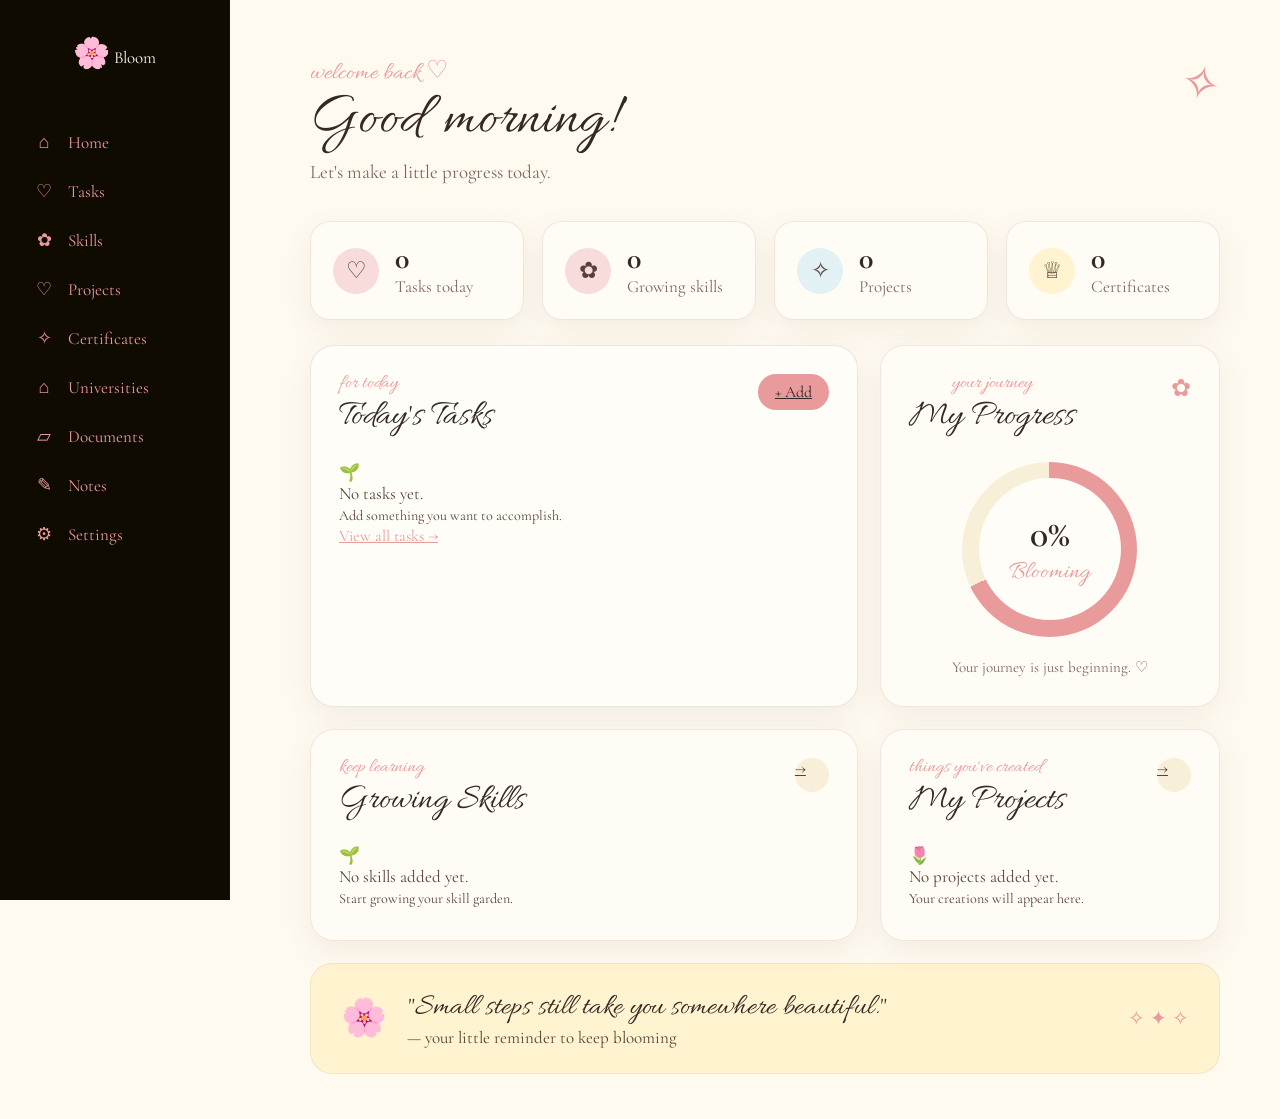
<file: index.html>
<!DOCTYPE html>
<html lang="en">

<head>

    <meta charset="UTF-8">
    <meta name="viewport" content="width=device-width, initial-scale=1.0">

    <title>Bloom</title>

    <!-- Google Fonts -->
    <link rel="preconnect" href="https://fonts.googleapis.com">
    <link rel="preconnect" href="https://fonts.gstatic.com" crossorigin>

    <link
        href="https://fonts.googleapis.com/css2?family=Allura&family=Cormorant+Garamond:wght@400;500;600;700&display=swap"
        rel="stylesheet">

    <!-- Bloom CSS -->
    <link rel="stylesheet" href="style.css">

</head>


<body class="bloom-app">

<div class="app">

    <aside class="sidebar">

        <div class="brand">

            <span class="brand-flower">🌸</span>

            <span class="brand-name">
                Bloom
            </span>

        </div>

       <nav class="sidebar-nav">

    <a href="index.html" class="nav-item">
        <span class="nav-icon">⌂</span>
        <span>Home</span>
    </a>

    <a href="tasks.html" class="nav-item">
        <span class="nav-icon">♡</span>
        <span>Tasks</span>
    </a>

    <a href="skills.html" class="nav-item">
        <span class="nav-icon">✿</span>
        <span>Skills</span>
    </a>

    <a href="projects.html" class="nav-item">
        <span class="nav-icon">♡</span>
        <span>Projects</span>
    </a>

    <a href="certificates.html" class="nav-item">
        <span class="nav-icon">✧</span>
        <span>Certificates</span>
    </a>

    <a href="universities.html" class="nav-item">
        <span class="nav-icon">⌂</span>
        <span>Universities</span>
    </a>

    <a href="documents.html" class="nav-item">
        <span class="nav-icon">▱</span>
        <span>Documents</span>
    </a>

    <a href="notes.html" class="nav-item">
        <span class="nav-icon">✎</span>
        <span>Notes</span>
    </a>

    <a href="settings.html" class="nav-item">
        <span class="nav-icon">⚙</span>
        <span>Settings</span>
    </a>

</nav>

    </aside>




    <!-- ================= MAIN CONTENT ================= -->

    <main class="main-content">


        <!-- HEADER -->

        <header class="top-header">

            <div>

                <p class="eyebrow">
                    welcome back ♡
                </p>

                <h2>
                    Good morning!
                </h2>

                <p class="intro">
                    Let's make a little progress today.
                </p>

            </div>

            <div class="header-decoration">
                ✧
            </div>

        </header>



        <!-- ================= STAT CARDS ================= -->

        <section class="stats">


            <div class="stat-card">

                <div class="stat-symbol">
                    ♡
                </div>

                <div>

                    <h3 id="homeTaskCount">
                        0
                    </h3>

                    <p>
                        Tasks today
                    </p>

                </div>

            </div>



            <div class="stat-card pink">

                <div class="stat-symbol">
                    ✿
                </div>

                <div>

                    <h3 id="homeSkillCount">
                        0
                    </h3>

                    <p>
                        Growing skills
                    </p>

                </div>

            </div>



            <div class="stat-card blue">

                <div class="stat-symbol">
                    ✧
                </div>

                <div>

                    <h3 id="homeProjectCount">
                        0
                    </h3>

                    <p>
                        Projects
                    </p>

                </div>

            </div>



            <div class="stat-card yellow">

                <div class="stat-symbol">
                    ♕
                </div>

                <div>

                    <h3 id="homeCertificateCount">
                        0
                    </h3>

                    <p>
                        Certificates
                    </p>

                </div>

            </div>

        </section>



        <!-- ================= DASHBOARD GRID ================= -->

        <section class="dashboard-grid">


            <!-- ================= TODAY'S TASKS ================= -->

            <div class="card tasks-card">

                <div class="card-header">

                    <div>

                        <p class="card-small-title">
                            for today
                        </p>

                        <h3>
                            Today's Tasks
                        </h3>

                    </div>

                    <a href="tasks.html" class="add-button">
                        + Add
                    </a>

                </div>


                <div
                    id="homeTasks"
                    class="task-list"
                >

                    <div class="home-empty-state">

                        <span>🌱</span>

                        <p>
                            No tasks yet.
                        </p>

                        <small>
                            Add something you want to accomplish.
                        </small>

                    </div>

                </div>


                <a
                    href="tasks.html"
                    class="view-all"
                >
                    View all tasks →
                </a>

            </div>



            <!-- ================= PROGRESS ================= -->

            <div class="card progress-card">

                <div class="card-header">

                    <div>

                        <p class="card-small-title">
                            your journey
                        </p>

                        <h3>
                            My Progress
                        </h3>

                    </div>

                    <span class="flower-decoration">
                        ✿
                    </span>

                </div>


                <div class="progress-wrapper">

                    <div class="progress-circle">

                        <div class="progress-inner">

                            <strong id="homeProgress">
                                0%
                            </strong>

                            <span>
                                Blooming
                            </span>

                        </div>

                    </div>

                </div>


                <p
                    class="progress-message"
                    id="homeProgressMessage"
                >
                    Your journey is just beginning. ♡
                </p>

            </div>



            <!-- ================= SKILLS ================= -->

            <div class="card skills-card">

                <div class="card-header">

                    <div>

                        <p class="card-small-title">
                            keep learning
                        </p>

                        <h3>
                            Growing Skills
                        </h3>

                    </div>

                    <a
                        href="skills.html"
                        class="small-arrow"
                    >
                        →
                    </a>

                </div>


                <div
                    id="homeSkills"
                    class="home-list"
                >

                    <div class="home-empty-state">

                        <span>🌱</span>

                        <p>
                            No skills added yet.
                        </p>

                        <small>
                            Start growing your skill garden.
                        </small>

                    </div>

                </div>

            </div>



            <!-- ================= PROJECTS ================= -->

            <div class="card projects-card">

                <div class="card-header">

                    <div>

                        <p class="card-small-title">
                            things you've created
                        </p>

                        <h3>
                            My Projects
                        </h3>

                    </div>

                    <a
                        href="projects.html"
                        class="small-arrow"
                    >
                        →
                    </a>

                </div>


                <div
                    id="homeProjects"
                    class="project-list"
                >

                    <div class="home-empty-state">

                        <span>🌷</span>

                        <p>
                            No projects added yet.
                        </p>

                        <small>
                            Your creations will appear here.
                        </small>

                    </div>

                </div>

            </div>

        </section>



        <!-- ================= MOTIVATION ================= -->

        <section class="quote-card">

            <div class="quote-flower">
                🌸
            </div>

            <div>

                <p class="quote">
                    "Small steps still take you somewhere beautiful."
                </p>

                <span>
                    — your little reminder to keep blooming
                </span>

            </div>

            <div class="quote-stars">
                ✧ ✦ ✧
            </div>

        </section>


    </main>

</div>


<script src="script.js"></script>

</body>

</html>
</file>
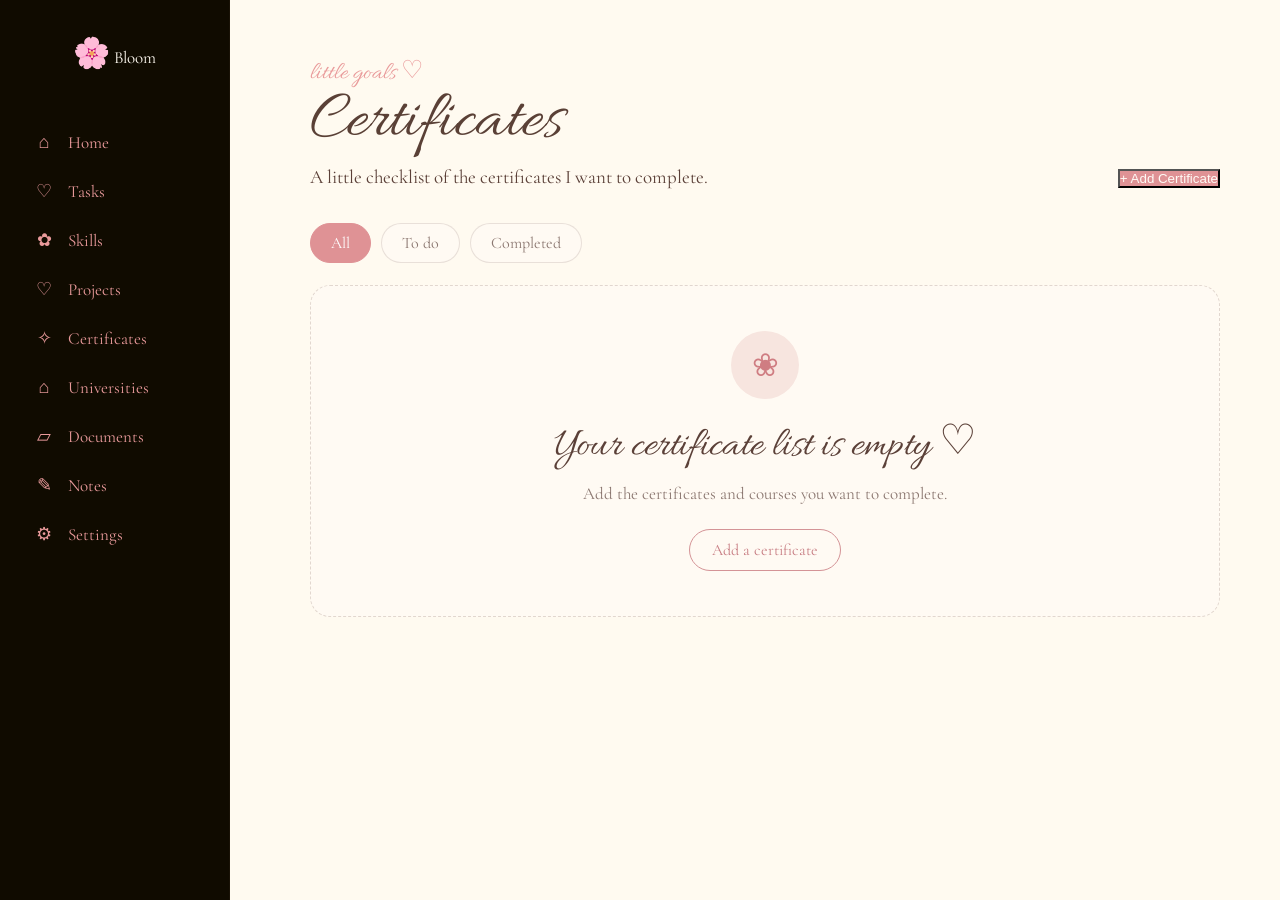
<file: certificates.html>
<!DOCTYPE html>
<html lang="en">

<head>

    <meta charset="UTF-8">

    <meta name="viewport" content="width=device-width, initial-scale=1.0">

    <title>Certificates ♡ Bloom</title>

    <link rel="preconnect" href="https://fonts.googleapis.com">

    <link rel="preconnect" href="https://fonts.gstatic.com" crossorigin>

    <link
        href="https://fonts.googleapis.com/css2?family=Allura&family=Cormorant+Garamond:wght@400;500;600;700&display=swap"
        rel="stylesheet"
    >

    <link rel="stylesheet" href="style.css">


    <style>

        /* =====================================
           CERTIFICATE PAGE
        ===================================== */

        .certificate-filters {
            display: flex;
            gap: 10px;
            margin-top: 28px;
            margin-bottom: 22px;
        }

        .certificate-filter {
            border: 1px solid rgba(111, 77, 67, 0.15);
            background: #fffaf3;
            color: #8b7770;

            padding: 9px 20px;

            border-radius: 50px;

            font-family: "Cormorant Garamond", serif;
            font-size: 16px;

            cursor: pointer;
        }

        .certificate-filter.active {
            background: #df9295;
            color: white;
            border-color: #df9295;
        }


        /* =====================================
           LIST
        ===================================== */

        .certificate-checklist {
            width: 100%;
        }

        .certificate-checklist-list {
            display: flex;
            flex-direction: column;
            gap: 14px;
        }


        /* =====================================
           CERTIFICATE ITEM
        ===================================== */

        .certificate-checklist-item {
            display: flex;
            align-items: center;

            gap: 17px;

            min-height: 76px;

            padding: 17px 22px;

            background: #fffaf3;

            border: 1px solid rgba(111, 77, 67, 0.13);

            border-radius: 17px;

            box-shadow:
                0 6px 20px rgba(91, 64, 56, 0.04);
        }


        /* =====================================
           CHECKBOX
        ===================================== */

        .certificate-checkbox {
            flex-shrink: 0;

            width: 28px;
            height: 28px;

            display: flex;
            align-items: center;
            justify-content: center;

            border: 1.5px solid #d49396;

            border-radius: 50%;

            background: transparent;

            color: white;

            font-size: 17px;

            cursor: pointer;
        }

        .certificate-checkbox.checked {
            background: #df9295;
            border-color: #df9295;
        }


        /* =====================================
           TEXT
        ===================================== */

        .certificate-checklist-info {
            flex: 1;
        }

        .certificate-checklist-name {
            margin: 0;

            font-family: "Cormorant Garamond", serif;

            font-size: 22px;

            font-weight: 600;

            color: #5b4038;
        }

        .certificate-checklist-provider {
            margin-top: 3px;

            font-family: "Cormorant Garamond", serif;

            font-size: 15px;

            color: #a98b83;
        }


        /* =====================================
           CATEGORY
        ===================================== */

        .certificate-checklist-category {
            padding: 6px 12px;

            border-radius: 50px;

            background: #f7e5df;

            font-family: "Cormorant Garamond", serif;

            font-size: 14px;

            color: #c77c82;
        }


        /* =====================================
           REMOVE
        ===================================== */

        .delete-certificate-button {
            border: none;

            background: transparent;

            font-family: "Cormorant Garamond", serif;

            font-size: 14px;

            color: #a98b83;

            cursor: pointer;
        }


        /* =====================================
           COMPLETED
        ===================================== */

        .certificate-checklist-item.completed {
            opacity: 0.6;
        }

        .certificate-checklist-item.completed
        .certificate-checklist-name {
            text-decoration: line-through;
        }


        /* =====================================
           EMPTY
        ===================================== */

        .certificates-empty-state {
            min-height: 300px;

            display: flex;

            flex-direction: column;

            align-items: center;

            justify-content: center;

            text-align: center;

            padding: 45px 30px;

            background: #fffaf3;

            border: 1px dashed rgba(111, 77, 67, 0.20);

            border-radius: 20px;
        }

        .empty-certificate-flower {
            width: 68px;
            height: 68px;

            display: flex;
            align-items: center;
            justify-content: center;

            margin-bottom: 16px;

            border-radius: 50%;

            background: #f7e5df;

            font-size: 32px;

            color: #cf7d82;
        }

        .certificates-empty-state h2 {
            margin: 0 0 8px;

            font-family: "Allura", cursive;

            font-size: 42px;

            font-weight: 400;

            color: #5b4038;
        }

        .certificates-empty-state p {
            margin: 0 0 22px;

            font-family: "Cormorant Garamond", serif;

            font-size: 17px;

            color: #8b7770;
        }


        /* =====================================
           EMPTY BUTTON
        ===================================== */

        .certificate-add-empty {
            border: 1px solid #d49396;

            background: #fffaf3;

            color: #c77c82;

            padding: 10px 22px;

            border-radius: 50px;

            font-family: "Cormorant Garamond", serif;

            font-size: 16px;

            cursor: pointer;
        }

        .certificate-add-empty:hover {
            background: #df9295;

            color: white;
        }


        /* =====================================
           MODAL
        ===================================== */

        #certificateModal {
            display: none;

            position: fixed;

            inset: 0;

            z-index: 9999;

            align-items: center;
            justify-content: center;

            background: rgba(91, 64, 56, 0.25);

            padding: 20px;
        }

        #certificateModal.show {
            display: flex;
        }

        #certificateModal .modal-box {
            position: relative;

            width: 100%;

            max-width: 500px;

            max-height: 90vh;

            overflow-y: auto;

            padding: 35px;

            background: #fffaf3;

            border-radius: 22px;

            box-shadow:
                0 20px 60px rgba(91, 64, 56, 0.18);
        }


        /* CLOSE */

        #closeCertificateModal {
            position: absolute;

            top: 15px;
            right: 18px;

            border: none;

            background: transparent;

            font-size: 27px;

            color: #8b7770;

            cursor: pointer;
        }


        /* MODAL TITLE */

        #certificateModal h2 {
            margin: 0 0 6px;

            font-family: "Allura", cursive;

            font-size: 42px;

            font-weight: 400;

            color: #5b4038;
        }

        #certificateModal .modal-subtitle {
            margin: 0 0 25px;

            font-family: "Cormorant Garamond", serif;

            font-size: 16px;

            color: #8b7770;
        }


        /* FORM */

        #certificateForm .form-group {
            margin-bottom: 18px;
        }

        #certificateForm label {
            display: block;

            margin-bottom: 6px;

            font-family: "Cormorant Garamond", serif;

            font-size: 16px;

            color: #5b4038;
        }

        #certificateForm input,
        #certificateForm select {
            width: 100%;

            box-sizing: border-box;

            padding: 11px 13px;

            border: 1px solid rgba(111, 77, 67, 0.18);

            border-radius: 10px;

            background: white;

            font-family: "Cormorant Garamond", serif;

            font-size: 16px;

            color: #5b4038;

            outline: none;
        }

        #certificateForm input:focus,
        #certificateForm select:focus {
            border-color: #d49396;
        }


        /* SAVE */

        #saveCertificateButton {
            width: 100%;

            border: none;

            padding: 12px;

            border-radius: 50px;

            background: #df9295;

            color: white;

            font-family: "Cormorant Garamond", serif;

            font-size: 17px;

            cursor: pointer;
        }

        #saveCertificateButton:hover {
            opacity: 0.85;
        }

    </style>

</head>


<body>

    <div class="app-shell">


     
    <aside class="sidebar">

        <div class="brand">

            <span class="brand-flower">🌸</span>

            <span class="brand-name">
                Bloom
            </span>

        </div>

       <nav class="sidebar-nav">

    <a href="index.html" class="nav-item">
        <span class="nav-icon">⌂</span>
        <span>Home</span>
    </a>

    <a href="tasks.html" class="nav-item">
        <span class="nav-icon">♡</span>
        <span>Tasks</span>
    </a>

    <a href="skills.html" class="nav-item">
        <span class="nav-icon">✿</span>
        <span>Skills</span>
    </a>

    <a href="projects.html" class="nav-item">
        <span class="nav-icon">♡</span>
        <span>Projects</span>
    </a>

    <a href="certificates.html" class="nav-item">
        <span class="nav-icon">✧</span>
        <span>Certificates</span>
    </a>

    <a href="universities.html" class="nav-item">
        <span class="nav-icon">⌂</span>
        <span>Universities</span>
    </a>

    <a href="documents.html" class="nav-item">
        <span class="nav-icon">▱</span>
        <span>Documents</span>
    </a>

    <a href="notes.html" class="nav-item">
        <span class="nav-icon">✎</span>
        <span>Notes</span>
    </a>

    <a href="settings.html" class="nav-item">
        <span class="nav-icon">⚙</span>
        <span>Settings</span>
    </a>

</nav>

    </aside>


        <!-- =========================
             MAIN
        ========================== -->

        <main class="main-content">


            <header class="page-header">

                <div>

                    <p class="eyebrow">
                        little goals ♡
                    </p>

                    <h1>
                        Certificates
                    </h1>

                    <p class="page-subtitle">
                        A little checklist of the certificates I want to complete.
                    </p>

                </div>


                <button
                    class="primary-button"
                    id="openCertificateModal"
                    type="button"
                >
                    + Add Certificate
                </button>

            </header>


            <!-- FILTERS -->

            <div class="certificate-filters">

                <button
                    class="certificate-filter active"
                    data-filter="all"
                    type="button"
                >
                    All
                </button>

                <button
                    class="certificate-filter"
                    data-filter="todo"
                    type="button"
                >
                    To do
                </button>

                <button
                    class="certificate-filter"
                    data-filter="completed"
                    type="button"
                >
                    Completed
                </button>

            </div>


            <!-- LIST -->

            <section class="certificate-checklist">

                <div
                    id="certificatesList"
                    class="certificate-checklist-list"
                ></div>


                <div
                    id="emptyCertificates"
                    class="certificates-empty-state"
                >

                    <div class="empty-certificate-flower">
                        ❀
                    </div>

                    <h2>
                        Your certificate list is empty ♡
                    </h2>

                    <p>
                        Add the certificates and courses
                        you want to complete.
                    </p>

                    <button
                        id="emptyAddCertificate"
                        class="certificate-add-empty"
                        type="button"
                    >
                        Add a certificate
                    </button>

                </div>

            </section>

        </main>

    </div>


    <!-- =========================
         MODAL
    ========================== -->

    <div id="certificateModal">

        <div class="modal-box">


            <button
                id="closeCertificateModal"
                type="button"
            >
                ×
            </button>


            <p class="eyebrow">
                one more little goal ♡
            </p>


            <h2>
                Add Certificate
            </h2>


            <p class="modal-subtitle">
                What certificate do you want to complete?
            </p>


            <form id="certificateForm">


                <div class="form-group">

                    <label for="certificateName">
                        Certificate name
                    </label>

                    <input
                        type="text"
                        id="certificateName"
                        placeholder="e.g. SQL for Beginners"
                        required
                    >

                </div>


                <div class="form-group">

                    <label for="certificateProvider">
                        Provider
                    </label>

                    <input
                        type="text"
                        id="certificateProvider"
                        placeholder="e.g. Kaggle"
                    >

                </div>


                <div class="form-group">

                    <label for="certificateCategory">
                        Category
                    </label>

                    <select id="certificateCategory">

                        <option value="Technical">
                            Technical
                        </option>

                        <option value="Marketing">
                            Marketing
                        </option>

                        <option value="CRM">
                            CRM
                        </option>

                        <option value="Business">
                            Business
                        </option>

                        <option value="Fashion & Luxury">
                            Fashion & Luxury
                        </option>

                        <option value="Design">
                            Design
                        </option>

                        <option value="Other">
                            Other
                        </option>

                    </select>

                </div>


                <button
                    id="saveCertificateButton"
                    type="submit"
                >
                    Add to my checklist ♡
                </button>


            </form>

        </div>

    </div>


    <!-- =========================
         CERTIFICATE JAVASCRIPT
         Completely independent!
    ========================== -->

    <script>

        let certificates = [];

        let currentFilter = "all";


        /* LOAD */

        try {

            const saved =
                localStorage.getItem("bloomCertificates");

            if (saved) {

                const data =
                    JSON.parse(saved);

                if (Array.isArray(data)) {

                    certificates = data.map(
                        function(item) {

                            return {

                                id:
                                    item.id ||
                                    Date.now(),

                                name:
                                    item.name ||
                                    "Certificate",

                                provider:
                                    item.provider ||
                                    "",

                                category:
                                    item.category ||
                                    "Other",

                                completed:
                                    item.completed === true

                            };

                        }
                    );

                }

            }

        } catch (error) {

            certificates = [];

        }


        /* ELEMENTS */

        const list =
            document.getElementById(
                "certificatesList"
            );

        const modal =
            document.getElementById(
                "certificateModal"
            );

        const form =
            document.getElementById(
                "certificateForm"
            );

        const openButton =
            document.getElementById(
                "openCertificateModal"
            );

        const emptyButton =
            document.getElementById(
                "emptyAddCertificate"
            );

        const closeButton =
            document.getElementById(
                "closeCertificateModal"
            );


        /* SAVE */

        function saveCertificates() {

            localStorage.setItem(
                "bloomCertificates",
                JSON.stringify(certificates)
            );

        }


        /* OPEN */

        function openModal() {

            modal.classList.add("show");

        }


        openButton.addEventListener(
            "click",
            openModal
        );


        emptyButton.addEventListener(
            "click",
            openModal
        );


        /* CLOSE */

        closeButton.addEventListener(
            "click",
            function() {

                modal.classList.remove(
                    "show"
                );

            }
        );


        modal.addEventListener(
            "click",
            function(event) {

                if (
                    event.target === modal
                ) {

                    modal.classList.remove(
                        "show"
                    );

                }

            }
        );


        /* ADD */

        form.addEventListener(
            "submit",
            function(event) {

                event.preventDefault();


                const name =
                    document
                        .getElementById(
                            "certificateName"
                        )
                        .value
                        .trim();


                const provider =
                    document
                        .getElementById(
                            "certificateProvider"
                        )
                        .value
                        .trim();


                const category =
                    document
                        .getElementById(
                            "certificateCategory"
                        )
                        .value;


                if (!name) {

                    return;

                }


                certificates.push({

                    id: Date.now(),

                    name: name,

                    provider: provider,

                    category: category,

                    completed: false

                });


                saveCertificates();


                form.reset();


                modal.classList.remove(
                    "show"
                );


                currentFilter = "all";


                document
                    .querySelectorAll(
                        ".certificate-filter"
                    )
                    .forEach(
                        function(button) {

                            button.classList.remove(
                                "active"
                            );

                        }
                    );


                document
                    .querySelector(
                        '[data-filter="all"]'
                    )
                    .classList.add(
                        "active"
                    );


                displayCertificates();

            }
        );


        /* FILTERS */

        document
            .querySelectorAll(
                ".certificate-filter"
            )
            .forEach(
                function(button) {

                    button.addEventListener(
                        "click",
                        function() {

                            document
                                .querySelectorAll(
                                    ".certificate-filter"
                                )
                                .forEach(
                                    function(item) {

                                        item.classList.remove(
                                            "active"
                                        );

                                    }
                                );


                            button.classList.add(
                                "active"
                            );


                            currentFilter =
                                button.dataset.filter;


                            displayCertificates();

                        }
                    );

                }
            );


        /* DISPLAY */

        function displayCertificates() {

            list.innerHTML = "";


            let visible =
                certificates;


            if (
                currentFilter === "todo"
            ) {

                visible =
                    certificates.filter(
                        function(item) {

                            return !item.completed;

                        }
                    );

            }


            if (
                currentFilter === "completed"
            ) {

                visible =
                    certificates.filter(
                        function(item) {

                            return item.completed;

                        }
                    );

            }


            const empty =
                document.getElementById(
                    "emptyCertificates"
                );


            if (visible.length === 0) {

                empty.style.display = "flex";

                return;

            }


            empty.style.display = "none";


            visible.forEach(
                function(certificate) {

                    const item =
                        document.createElement(
                            "div"
                        );


                    item.className =
                        "certificate-checklist-item";


                    if (
                        certificate.completed
                    ) {

                        item.classList.add(
                            "completed"
                        );

                    }


                    item.innerHTML =

                        '<button ' +
                            'type="button" ' +
                            'class="certificate-checkbox ' +
                            (
                                certificate.completed
                                ? "checked"
                                : ""
                            ) +
                            '" ' +
                            'data-id="' +
                            certificate.id +
                        '">' +

                            (
                                certificate.completed
                                ? "✓"
                                : ""
                            ) +

                        '</button>' +


                        '<div class="certificate-checklist-info">' +

                            '<h3 class="certificate-checklist-name">' +
                                certificate.name +
                            '</h3>' +

                            (
                                certificate.provider
                                ?
                                '<div class="certificate-checklist-provider">' +
                                    certificate.provider +
                                '</div>'
                                :
                                ''
                            ) +

                        '</div>' +


                        '<span class="certificate-checklist-category">' +
                            certificate.category +
                        '</span>' +


                        '<button ' +
                            'type="button" ' +
                            'class="delete-certificate-button" ' +
                            'data-id="' +
                            certificate.id +
                        '">' +
                            'Remove' +
                        '</button>';


                    list.appendChild(item);

                }
            );

        }


        /* CHECK + DELETE */

        list.addEventListener(
            "click",
            function(event) {


                if (
                    event.target.classList.contains(
                        "certificate-checkbox"
                    )
                ) {

                    const id =
                        Number(
                            event.target.dataset.id
                        );


                    const certificate =
                        certificates.find(
                            function(item) {

                                return (
                                    Number(item.id) ===
                                    id
                                );

                            }
                        );


                    if (certificate) {

                        certificate.completed =
                            !certificate.completed;

                        saveCertificates();

                        displayCertificates();

                    }

                }


                if (
                    event.target.classList.contains(
                        "delete-certificate-button"
                    )
                ) {

                    const id =
                        Number(
                            event.target.dataset.id
                        );


                    certificates =
                        certificates.filter(
                            function(item) {

                                return (
                                    Number(item.id) !==
                                    id
                                );

                            }
                        );


                    saveCertificates();

                    displayCertificates();

                }

            }
        );


        /* START */

        displayCertificates();

    </script>

</body>

</html>
</file>
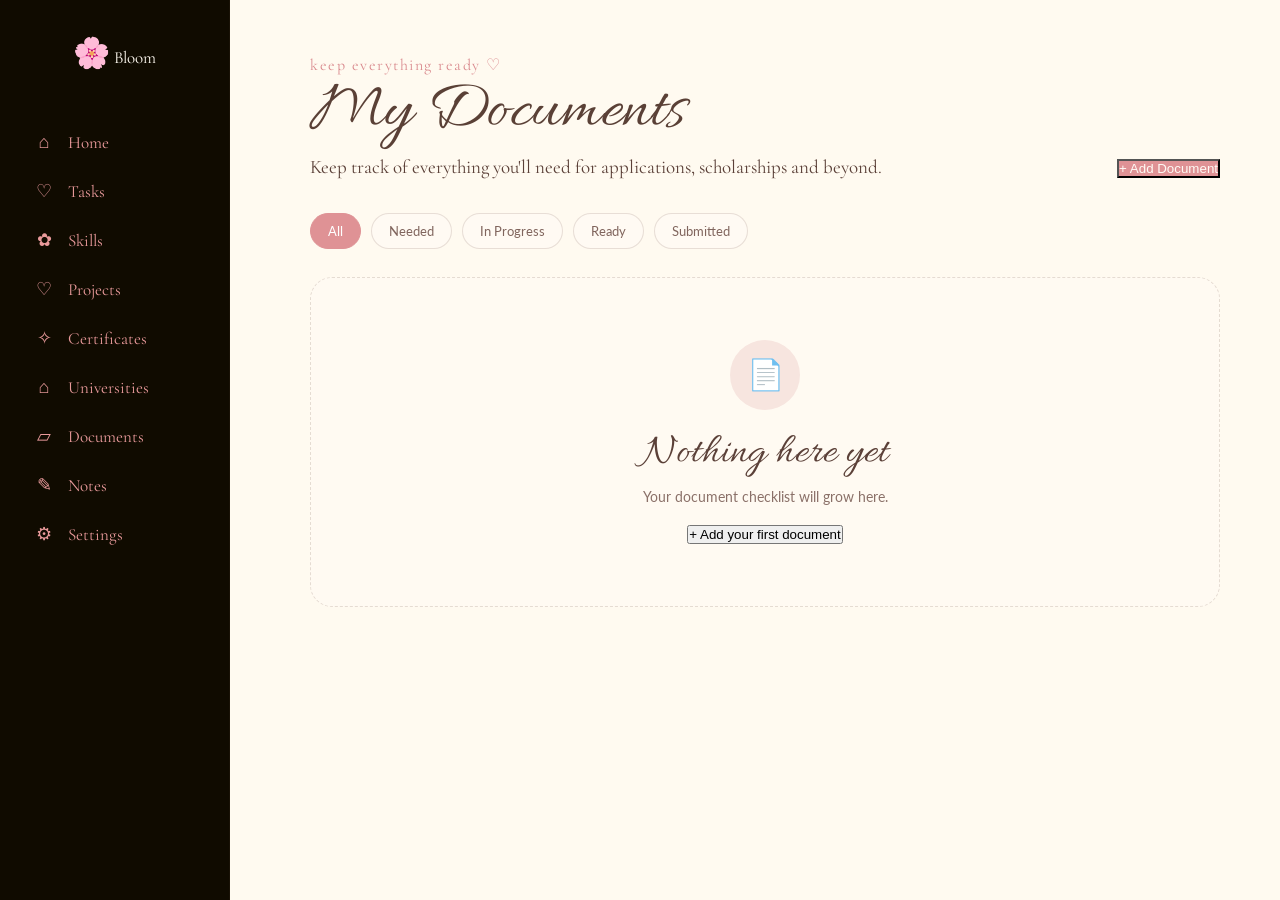
<file: documents.html>
<!DOCTYPE html>
<html lang="en">

<head>

    <meta charset="UTF-8">
    <meta name="viewport" content="width=device-width, initial-scale=1.0">

    <title>Bloom — Documents</title>

    <link rel="stylesheet" href="style.css">

    <link
        href="https://fonts.googleapis.com/css2?family=Allura&family=Cormorant+Garamond:wght@400;500;600&family=Lato:wght@400;500;600&display=swap"
        rel="stylesheet"
    >

</head>


<body>


<div class="app-shell">


    <!-- SIDEBAR -->

    <aside class="sidebar">

        <div class="brand">

            <span class="brand-flower">🌸</span>

            <span class="brand-name">
                Bloom
            </span>

        </div>

       <nav class="sidebar-nav">

    <a href="index.html" class="nav-item">
        <span class="nav-icon">⌂</span>
        <span>Home</span>
    </a>

    <a href="tasks.html" class="nav-item">
        <span class="nav-icon">♡</span>
        <span>Tasks</span>
    </a>

    <a href="skills.html" class="nav-item">
        <span class="nav-icon">✿</span>
        <span>Skills</span>
    </a>

    <a href="projects.html" class="nav-item">
        <span class="nav-icon">♡</span>
        <span>Projects</span>
    </a>

    <a href="certificates.html" class="nav-item">
        <span class="nav-icon">✧</span>
        <span>Certificates</span>
    </a>

    <a href="universities.html" class="nav-item">
        <span class="nav-icon">⌂</span>
        <span>Universities</span>
    </a>

    <a href="documents.html" class="nav-item">
        <span class="nav-icon">▱</span>
        <span>Documents</span>
    </a>

    <a href="notes.html" class="nav-item">
        <span class="nav-icon">✎</span>
        <span>Notes</span>
    </a>

    <a href="settings.html" class="nav-item">
        <span class="nav-icon">⚙</span>
        <span>Settings</span>
    </a>

</nav>

    </aside>



    <!-- MAIN -->

    <main class="main-content">


        <header class="page-header">

            <div>

                <p class="page-eyebrow">
                    keep everything ready ♡
                </p>

                <h1 class="page-title">
                    My Documents
                </h1>

                <p class="page-subtitle">
                    Keep track of everything you'll need for applications, scholarships and beyond.
                </p>

            </div>


            <button
                class="primary-button"
                id="openDocumentModal"
                type="button"
            >
                + Add Document
            </button>

        </header>



        <!-- FILTERS -->

        <section class="document-filters">

            <button
                class="document-filter active"
                data-filter="All"
                type="button"
            >
                All
            </button>

            <button
                class="document-filter"
                data-filter="Needed"
                type="button"
            >
                Needed
            </button>

            <button
                class="document-filter"
                data-filter="In Progress"
                type="button"
            >
                In Progress
            </button>

            <button
                class="document-filter"
                data-filter="Ready"
                type="button"
            >
                Ready
            </button>

            <button
                class="document-filter"
                data-filter="Submitted"
                type="button"
            >
                Submitted
            </button>

        </section>



        <!-- DOCUMENTS -->

        <section class="documents-page-grid">

            <div
                class="documents-page-list"
                id="documentsList"
            ></div>


            <div
                class="documents-empty-state"
                id="emptyDocuments"
            >

                <div class="empty-document-icon">
                    📄
                </div>

                <h2>
                    Nothing here yet
                </h2>

                <p>
                    Your document checklist will grow here.
                </p>

                <button
                    class="secondary-button"
                    id="emptyAddDocument"
                    type="button"
                >
                    + Add your first document
                </button>

            </div>

        </section>


    </main>

</div>



<!-- MODAL -->

<div
    class="modal-overlay"
    id="documentModal"
>

    <div class="document-modal-card">


        <button
            class="modal-close"
            id="closeDocumentModal"
            type="button"
        >
            ×
        </button>


        <p class="modal-eyebrow">
            add to your checklist ♡
        </p>


        <h2 class="modal-title">
            New Document
        </h2>


        <form id="documentForm">


            <div class="form-group">

                <label for="documentName">
                    Document name
                </label>

                <input
                    type="text"
                    id="documentName"
                    placeholder="e.g. Statement of Purpose"
                    required
                >

            </div>



            <div class="form-group">

                <label for="documentCategory">
                    Category
                </label>

                <select id="documentCategory">

                    <option value="Application">
                        Application
                    </option>

                    <option value="Academic">
                        Academic
                    </option>

                    <option value="Scholarship">
                        Scholarship
                    </option>

                    <option value="Identity">
                        Identity
                    </option>

                    <option value="Travel / Visa">
                        Travel / Visa
                    </option>

                    <option value="Financial / Accommodation">
                        Financial / Accommodation
                    </option>

                    <option value="Other">
                        Other
                    </option>

                </select>

            </div>



            <div class="form-group">

                <label for="documentStatus">
                    Status
                </label>

                <select id="documentStatus">

                    <option value="Needed">
                        Needed
                    </option>

                    <option value="In Progress">
                        In Progress
                    </option>

                    <option value="Ready">
                        Ready
                    </option>

                    <option value="Submitted">
                        Submitted
                    </option>

                </select>

            </div>



            <div class="form-group">

                <label for="documentDeadline">
                    Deadline
                    <span>(optional)</span>
                </label>

                <input
                    type="date"
                    id="documentDeadline"
                >

            </div>



            <div class="form-group">

                <label for="documentNotes">
                    Notes
                    <span>(optional)</span>
                </label>

                <textarea
                    id="documentNotes"
                    rows="4"
                    placeholder="Anything you want to remember..."
                ></textarea>

            </div>



            <button
                type="submit"
                class="primary-button save-document-button"
            >
                Add Document
            </button>


        </form>

    </div>

</div>



<style>

/* ========================= */
/* DOCUMENT PAGE */
/* ========================= */

.documents-page-grid {
    width: 100%;
    margin-top: 28px;
}


.documents-page-list {
    display: grid;
    grid-template-columns: repeat(2, minmax(0, 1fr));
    gap: 24px;
}



/* ========================= */
/* FILTERS */
/* ========================= */

.document-filters {
    display: flex;
    flex-wrap: wrap;
    gap: 10px;
    margin-top: 28px;
}


.document-filter {
    border: 1px solid rgba(111, 77, 67, 0.16);
    background: #fffaf3;
    color: #80655d;

    border-radius: 50px;

    padding: 9px 17px;

    font-family: "Lato", sans-serif;
    font-size: 13px;

    cursor: pointer;

    transition: 0.2s ease;
}


.document-filter:hover {
    transform: translateY(-1px);
}


.document-filter.active {
    background: #df9295;
    border-color: #df9295;
    color: white;
}



/* ========================= */
/* DOCUMENT CARD */
/* ========================= */

.document-page-card {
    position: relative;
    overflow: hidden;

    background: #fffaf3;

    border: 1px solid rgba(111, 77, 67, 0.14);

    border-radius: 18px;

    padding: 26px;

    box-shadow:
        0 8px 25px rgba(91, 64, 56, 0.05);

    transition: 0.25s ease;
}


.document-page-card:hover {
    transform: translateY(-4px);

    box-shadow:
        0 13px 30px rgba(91, 64, 56, 0.09);
}


.document-page-card::after {
    content: "♡";

    position: absolute;

    right: 18px;
    top: 12px;

    font-size: 25px;

    color: rgba(207, 125, 130, 0.15);
}


.document-card-top {
    display: flex;

    justify-content: space-between;
    align-items: flex-start;

    gap: 15px;
}


.document-card-title {
    margin: 0;

    font-family:
        "Cormorant Garamond",
        serif;

    font-size: 27px;
    font-weight: 600;

    color: #5b4038;
}


.document-card-category {
    display: inline-block;

    margin-top: 8px;

    font-family:
        "Lato",
        sans-serif;

    font-size: 12px;

    color: #cf7d82;
}



/* STATUS */

.document-card-status {
    flex-shrink: 0;

    padding: 7px 11px;

    border-radius: 50px;

    background: #f5e6df;

    color: #8b655d;

    font-family:
        "Lato",
        sans-serif;

    font-size: 11px;

    white-space: nowrap;
}


.document-card-status.progress {
    background: #f8ecd8;
    color: #9b7b4d;
}


.document-card-status.ready {
    background: #e8f1ec;
    color: #668374;
}


.document-card-status.submitted {
    background: #e5edf2;
    color: #6c8794;
}



/* DETAILS */

.document-card-details {
    margin-top: 22px;

    display: flex;
    flex-direction: column;

    gap: 9px;
}


.document-detail {
    font-family:
        "Lato",
        sans-serif;

    font-size: 13px;

    color: #80655d;
}


.document-detail strong {
    color: #5b4038;
}



/* NOTES */

.document-card-notes {
    margin: 18px 0 0;

    padding-top: 16px;

    border-top:
        1px solid rgba(111, 77, 67, 0.10);

    font-family:
        "Lato",
        sans-serif;

    font-size: 13px;

    line-height: 1.6;

    color: #806b63;
}



/* ACTIONS */

.document-card-actions {
    display: flex;

    gap: 15px;

    margin-top: 20px;

    padding-top: 16px;

    border-top:
        1px solid rgba(111, 77, 67, 0.10);
}


.change-document-button,
.delete-document-button {
    border: none;

    background: transparent;

    padding: 5px 0;

    font-family:
        "Lato",
        sans-serif;

    font-size: 12px;

    cursor: pointer;
}


.change-document-button {
    color: #cf7d82;
}


.delete-document-button {
    color: #a98b83;
}



/* ========================= */
/* EMPTY STATE */
/* ========================= */

.documents-empty-state {
    display: flex;

    flex-direction: column;

    align-items: center;
    justify-content: center;

    text-align: center;

    min-height: 330px;

    padding: 40px;

    background: rgba(255, 250, 243, 0.6);

    border:
        1px dashed rgba(111, 77, 67, 0.18);

    border-radius: 22px;
}


.empty-document-icon {
    width: 70px;
    height: 70px;

    display: flex;

    align-items: center;
    justify-content: center;

    margin-bottom: 17px;

    border-radius: 50%;

    background: #f7e5df;

    font-size: 30px;
}


.documents-empty-state h2 {
    margin: 0;

    font-family:
        "Allura",
        cursive;

    font-size: 43px;

    font-weight: 400;

    color: #5b4038;
}


.documents-empty-state p {
    margin: 8px 0 20px;

    font-family:
        "Lato",
        sans-serif;

    font-size: 14px;

    color: #8a7068;
}



/* ========================= */
/* MODAL */
/* ========================= */

.modal-overlay {
    position: fixed;

    inset: 0;

    display: none;

    align-items: center;
    justify-content: center;

    background: rgba(73, 50, 44, 0.28);

    z-index: 9999;

    padding: 20px;
}


.modal-overlay.show {
    display: flex;
}


.document-modal-card {
    position: relative;

    width: min(520px, 100%);

    max-height: 90vh;

    overflow-y: auto;

    padding: 34px;

    background: #fffaf3;

    border-radius: 22px;

    box-shadow:
        0 25px 70px rgba(72, 48, 42, 0.18);
}


.modal-close {
    position: absolute;

    top: 14px;
    right: 18px;

    border: none;

    background: transparent;

    color: #a98b83;

    font-size: 27px;

    cursor: pointer;
}


.modal-eyebrow {
    margin: 0 0 4px;

    font-family:
        "Lato",
        sans-serif;

    font-size: 12px;

    color: #cf7d82;
}


.modal-title {
    margin: 0 0 25px;

    font-family:
        "Allura",
        cursive;

    font-size: 44px;

    font-weight: 400;

    color: #5b4038;
}



/* FORM */

.form-group {
    display: flex;

    flex-direction: column;

    gap: 7px;

    margin-bottom: 17px;
}


.form-group label {
    font-family:
        "Lato",
        sans-serif;

    font-size: 13px;

    font-weight: 600;

    color: #5b4038;
}


.form-group label span {
    font-weight: 400;

    color: #a58b83;
}


.form-group input,
.form-group select,
.form-group textarea {
    width: 100%;

    box-sizing: border-box;

    border:
        1px solid rgba(111, 77, 67, 0.16);

    border-radius: 11px;

    padding: 11px 13px;

    background: #fffdf9;

    color: #5b4038;

    font-family:
        "Lato",
        sans-serif;

    font-size: 13px;

    outline: none;
}


.form-group textarea {
    resize: vertical;
}


.form-group input:focus,
.form-group select:focus,
.form-group textarea:focus {
    border-color: #df9295;

    box-shadow:
        0 0 0 3px rgba(223, 146, 149, 0.10);
}


.save-document-button {
    width: 100%;

    margin-top: 5px;
}



/* RESPONSIVE */

@media (max-width: 850px) {

    .documents-page-list {
        grid-template-columns: 1fr;
    }

}


@media (max-width: 650px) {

    .document-card-top {
        flex-direction: column;
    }

    .document-modal-card {
        padding: 28px 22px;
    }

}

</style>



<script>

/* ========================= */
/* ELEMENTS */
/* ========================= */

const documentsList =
    document.getElementById("documentsList");

const documentForm =
    document.getElementById("documentForm");

const documentModal =
    document.getElementById("documentModal");

const openDocumentModal =
    document.getElementById("openDocumentModal");

const emptyAddDocument =
    document.getElementById("emptyAddDocument");

const closeDocumentModal =
    document.getElementById("closeDocumentModal");



/* ========================= */
/* DATA */
/* ========================= */

let documents =
    JSON.parse(
        localStorage.getItem("bloomDocuments")
    ) || [];


let currentDocumentFilter = "All";



/* ========================= */
/* MODAL */
/* ========================= */

function openDocumentsModal() {

    documentModal.classList.add("show");

}


function closeDocumentsModal() {

    documentModal.classList.remove("show");

}


openDocumentModal.addEventListener(
    "click",
    openDocumentsModal
);


emptyAddDocument.addEventListener(
    "click",
    openDocumentsModal
);


closeDocumentModal.addEventListener(
    "click",
    closeDocumentsModal
);


documentModal.addEventListener(
    "click",
    function (event) {

        if (event.target === documentModal) {

            closeDocumentsModal();

        }

    }
);



/* ========================= */
/* ADD DOCUMENT */
/* ========================= */

documentForm.addEventListener(
    "submit",
    function (event) {

        event.preventDefault();


        const name =
            document
                .getElementById("documentName")
                .value
                .trim();


        const category =
            document
                .getElementById("documentCategory")
                .value;


        const status =
            document
                .getElementById("documentStatus")
                .value;


        const deadline =
            document
                .getElementById("documentDeadline")
                .value;


        const notes =
            document
                .getElementById("documentNotes")
                .value
                .trim();


        const newDocument = {

            id: Date.now(),

            name: name,

            category: category,

            status: status,

            deadline: deadline,

            notes: notes

        };


        documents.push(newDocument);


        localStorage.setItem(
            "bloomDocuments",
            JSON.stringify(documents)
        );


        documentForm.reset();

        closeDocumentsModal();

        displayDocuments();

    }
);



/* ========================= */
/* DISPLAY */
/* ========================= */

function displayDocuments() {

    documentsList.innerHTML = "";


    const emptyDocuments =
        document.getElementById(
            "emptyDocuments"
        );


    let filteredDocuments =
        documents;


    if (currentDocumentFilter !== "All") {

        filteredDocuments =
            documents.filter(
                function (doc) {

                    return (
                        doc.status ===
                        currentDocumentFilter
                    );

                }
            );

    }


    if (filteredDocuments.length === 0) {

        emptyDocuments.style.display =
            "flex";

        return;

    }


    emptyDocuments.style.display =
        "none";


    filteredDocuments.forEach(
        function (doc) {

            const card =
                document.createElement("div");


            card.className =
                "document-page-card";


            let statusClass = "";


            if (doc.status === "Ready") {

                statusClass = "ready";

            }


            if (doc.status === "Submitted") {

                statusClass = "submitted";

            }


            if (doc.status === "In Progress") {

                statusClass = "progress";

            }


            let deadlineHTML = "";


            if (doc.deadline) {

                deadlineHTML =
                    '<div class="document-detail">' +
                        '<strong>Deadline:</strong> ' +
                        formatDate(doc.deadline) +
                    '</div>';

            }


            let notesHTML = "";


            if (doc.notes) {

                notesHTML =
                    '<p class="document-card-notes">' +
                        doc.notes +
                    '</p>';

            }


            card.innerHTML =

                '<div class="document-card-top">' +

                    '<div>' +

                        '<h3 class="document-card-title">' +
                            doc.name +
                        '</h3>' +

                        '<span class="document-card-category">' +
                            doc.category +
                        '</span>' +

                    '</div>' +

                    '<span class="document-card-status ' +
                        statusClass +
                    '">' +
                        doc.status +
                    '</span>' +

                '</div>' +


                '<div class="document-card-details">' +

                    '<div class="document-detail">' +
                        '<strong>Category:</strong> ' +
                        doc.category +
                    '</div>' +

                    deadlineHTML +

                '</div>' +


                notesHTML +


                '<div class="document-card-actions">' +

                    '<button ' +
                        'class="change-document-button" ' +
                        'data-id="' +
                            doc.id +
                        '" ' +
                        'type="button">' +
                        'Change status' +
                    '</button>' +

                    '<button ' +
                        'class="delete-document-button" ' +
                        'data-id="' +
                            doc.id +
                        '" ' +
                        'type="button">' +
                        'Remove' +
                    '</button>' +

                '</div>';


            documentsList.appendChild(card);

        }
    );

}



/* ========================= */
/* DATE */
/* ========================= */

function formatDate(dateString) {

    const date =
        new Date(
            dateString + "T00:00:00"
        );


    return date.toLocaleDateString(
        "en-IN",
        {
            day: "numeric",
            month: "short",
            year: "numeric"
        }
    );

}



/* ========================= */
/* CARD BUTTONS */
/* ========================= */

documentsList.addEventListener(
    "click",
    function (event) {


        /* CHANGE STATUS */

        if (
            event.target.classList.contains(
                "change-document-button"
            )
        ) {

            const id =
                Number(
                    event.target.dataset.id
                );


            const documentItem =
                documents.find(
                    function (item) {

                        return item.id === id;

                    }
                );


            if (!documentItem) {

                return;

            }


            const statuses = [

                "Needed",

                "In Progress",

                "Ready",

                "Submitted"

            ];


            const currentIndex =
                statuses.indexOf(
                    documentItem.status
                );


            const nextIndex =
                (currentIndex + 1) %
                statuses.length;


            documentItem.status =
                statuses[nextIndex];


            localStorage.setItem(
                "bloomDocuments",
                JSON.stringify(documents)
            );


            displayDocuments();

        }



        /* REMOVE */

        if (
            event.target.classList.contains(
                "delete-document-button"
            )
        ) {

            const id =
                Number(
                    event.target.dataset.id
                );


            documents =
                documents.filter(
                    function (item) {

                        return item.id !== id;

                    }
                );


            localStorage.setItem(
                "bloomDocuments",
                JSON.stringify(documents)
            );


            displayDocuments();

        }

    }
);



/* ========================= */
/* FILTERS */
/* ========================= */

const documentFilters =
    document.querySelectorAll(
        ".document-filter"
    );


documentFilters.forEach(
    function (button) {

        button.addEventListener(
            "click",
            function () {


                documentFilters.forEach(
                    function (item) {

                        item.classList.remove(
                            "active"
                        );

                    }
                );


                button.classList.add(
                    "active"
                );


                currentDocumentFilter =
                    button.dataset.filter;


                displayDocuments();

            }
        );

    }
);



/* ========================= */
/* START */
/* ========================= */

displayDocuments();

</script>


</body>

</html>
</file>
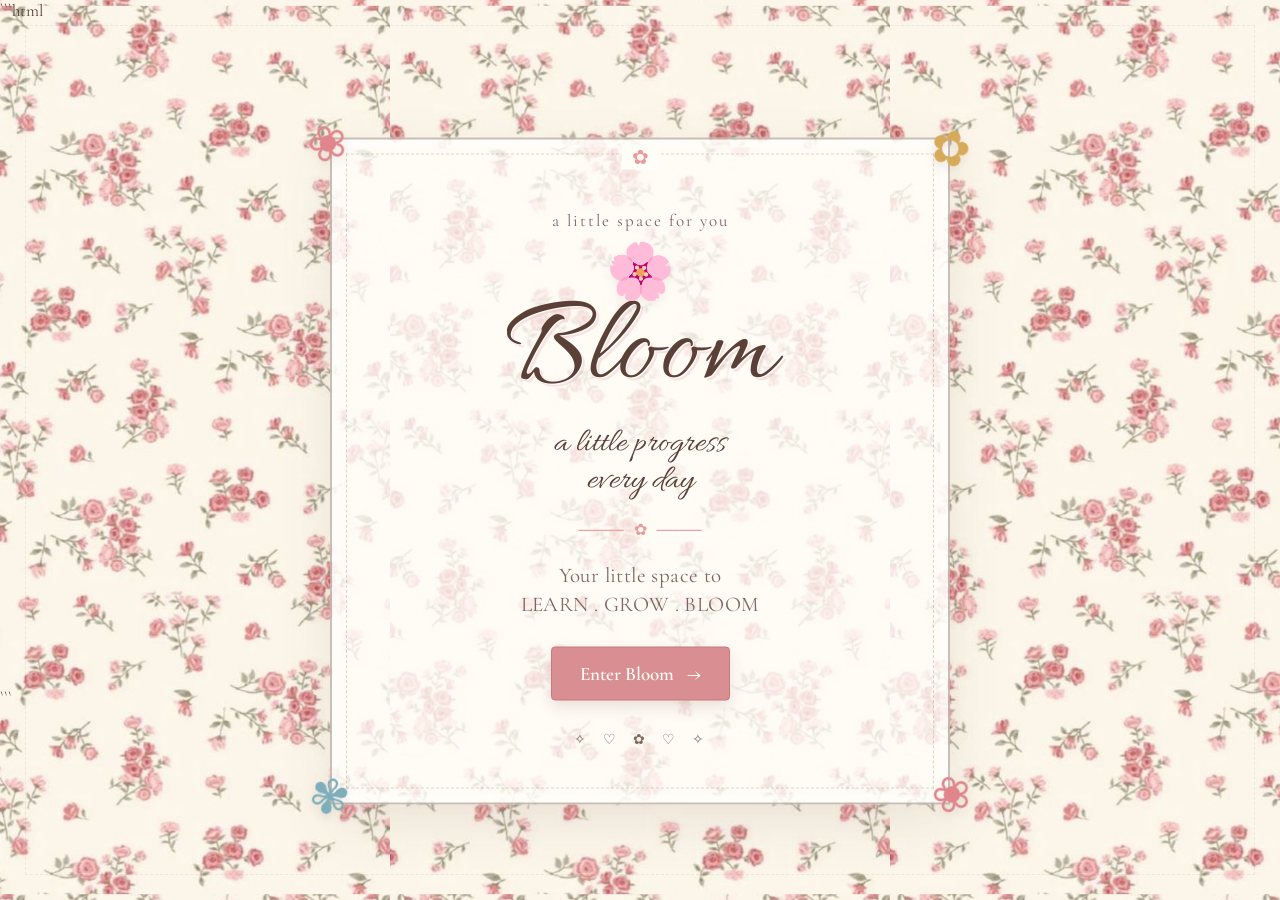
<file: home.html>
```html
<!DOCTYPE html>
<html lang="en">

<head>
    <meta charset="UTF-8">
    <meta name="viewport" content="width=device-width, initial-scale=1.0">

    <title>Bloom ♡</title>

    <!-- Fonts -->
    <link rel="preconnect" href="https://fonts.googleapis.com">
    <link rel="preconnect" href="https://fonts.gstatic.com" crossorigin>

    <link
        href="https://fonts.googleapis.com/css2?family=Allura&family=Cormorant+Garamond:wght@400;500;600&display=swap"
        rel="stylesheet">

    <link rel="stylesheet" href="style.css">
</head>

<body class="entrance-page">


    <!-- Falling petals -->
    <div id="petals"></div>



    <!-- Main framed entrance -->
    <main class="entrance-frame">

        <!-- Decorative flowers touching the frame -->
        <div class="frame-flower frame-flower-one">❀</div>
        <div class="frame-flower frame-flower-two">✿</div>
        <div class="frame-flower frame-flower-three">✾</div>
        <div class="frame-flower frame-flower-four">❀</div>


        <div class="entrance-content">

            <p class="entrance-small">
                a little space for you
            </p>

            <div class="main-lily">
                🌸
            </div>

            <h1>Bloom</h1>

            <div class="entrance-ornament">
            </div>

            <p class="entrance-tagline">
                a little progress<br>
                    every day
            </p>

            <div class="entrance-divider">
                <span>────</span>
                <span>✿</span>
                <span>────</span>
            </div>

            <p class="entrance-description">
                Your little space to<br>
                LEARN . GROW . BLOOM
            </p>

            <a href="index.html" class="enter-button">
                <span>Enter Bloom</span>
                <span class="button-arrow">→</span>
            </a>

            <div class="entrance-bottom">
                ✧ &nbsp; ♡ &nbsp; ✿ &nbsp; ♡ &nbsp; ✧
            </div>

        </div>

    </main>

    <script src="script.js"></script>

</body>

</html>
```
</file>
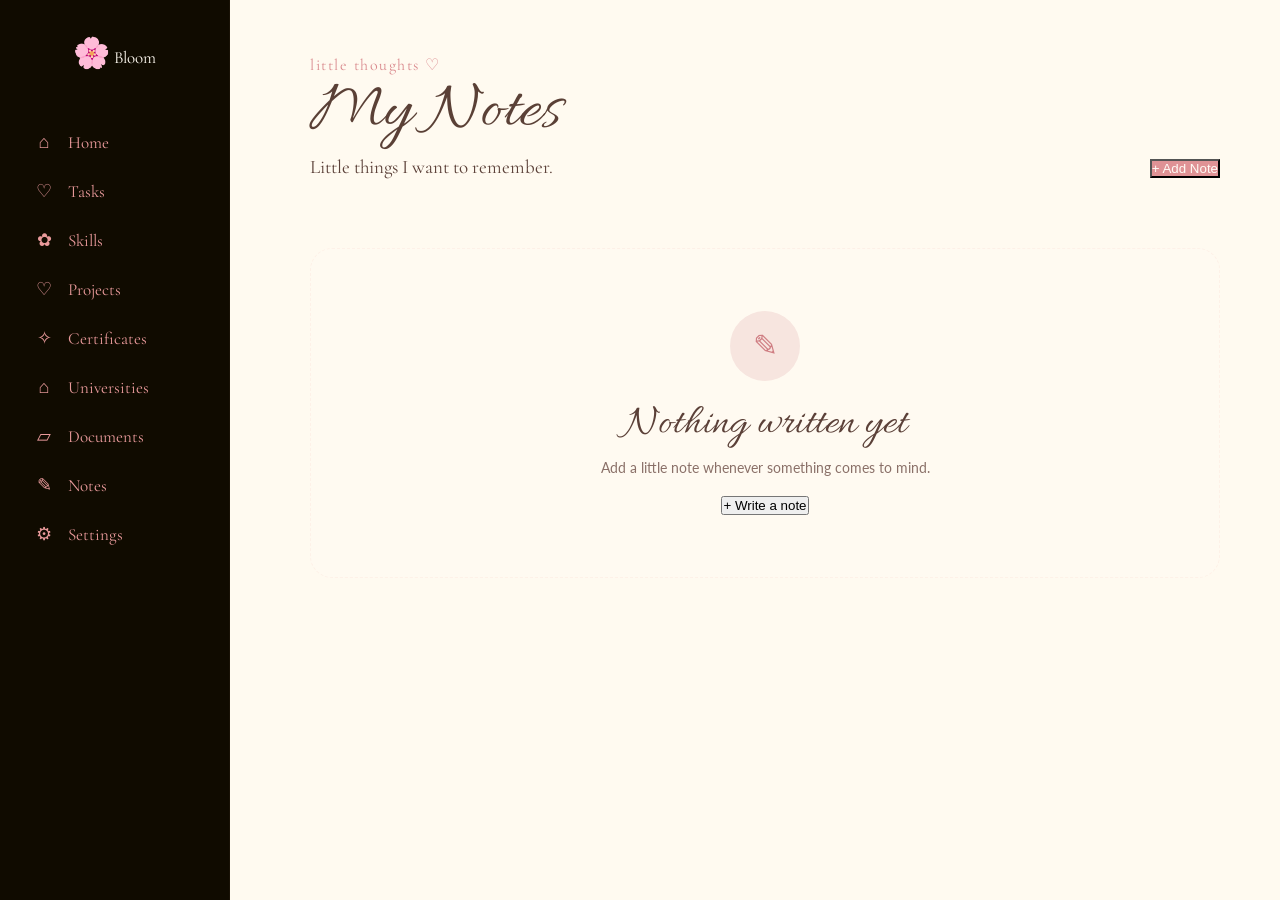
<file: notes.html>
<!DOCTYPE html>
<html lang="en">

<head>
    <meta charset="UTF-8">
    <meta name="viewport" content="width=device-width, initial-scale=1.0">

    <title>Bloom — Notes</title>

    <link rel="stylesheet" href="style.css">

    <link
        href="https://fonts.googleapis.com/css2?family=Allura&family=Cormorant+Garamond:wght@400;500;600&family=Lato:wght@400;500;600&display=swap"
        rel="stylesheet"
    >
</head>

<body>

<div class="app-shell">

   
    <aside class="sidebar">

        <div class="brand">

            <span class="brand-flower">🌸</span>

            <span class="brand-name">
                Bloom
            </span>

        </div>

       <nav class="sidebar-nav">

    <a href="index.html" class="nav-item">
        <span class="nav-icon">⌂</span>
        <span>Home</span>
    </a>

    <a href="tasks.html" class="nav-item">
        <span class="nav-icon">♡</span>
        <span>Tasks</span>
    </a>

    <a href="skills.html" class="nav-item">
        <span class="nav-icon">✿</span>
        <span>Skills</span>
    </a>

    <a href="projects.html" class="nav-item">
        <span class="nav-icon">♡</span>
        <span>Projects</span>
    </a>

    <a href="certificates.html" class="nav-item">
        <span class="nav-icon">✧</span>
        <span>Certificates</span>
    </a>

    <a href="universities.html" class="nav-item">
        <span class="nav-icon">⌂</span>
        <span>Universities</span>
    </a>

    <a href="documents.html" class="nav-item">
        <span class="nav-icon">▱</span>
        <span>Documents</span>
    </a>

    <a href="notes.html" class="nav-item">
        <span class="nav-icon">✎</span>
        <span>Notes</span>
    </a>

    <a href="settings.html" class="nav-item">
        <span class="nav-icon">⚙</span>
        <span>Settings</span>
    </a>

</nav>

    </aside>



    <!-- MAIN CONTENT -->

    <main class="main-content">

        <header class="page-header">

            <div>

                <p class="page-eyebrow">
                    little thoughts ♡
                </p>

                <h1 class="page-title">
                    My Notes
                </h1>

                <p class="page-subtitle">
                    Little things I want to remember.
                </p>

            </div>


            <button
                class="primary-button"
                id="addNoteButton"
                type="button"
            >
                + Add Note
            </button>

        </header>


        <!-- NOTES AREA -->

        <section class="notes-board" id="notesBoard">

            <!-- Notes will appear here -->

        </section>


        <!-- EMPTY STATE -->

        <div
            class="notes-empty-state"
            id="notesEmpty"
        >

            <div class="empty-note-symbol">
                ✎
            </div>

            <h2>
                Nothing written yet
            </h2>

            <p>
                Add a little note whenever something comes to mind.
            </p>

            <button
                class="secondary-button"
                id="emptyAddNote"
                type="button"
            >
                + Write a note
            </button>

        </div>

    </main>

</div>


<style>

/* =========================================
   NOTES PAGE
========================================= */

.notes-board {

    width: 100%;

    margin-top: 35px;

    display: grid;

    grid-template-columns:
        repeat(
            auto-fill,
            minmax(220px, 1fr)
        );

    gap: 25px;

    align-items: start;
}


.sticky-note {

    position: relative;

    min-height: 190px;

    padding: 25px 22px 20px;

    box-sizing: border-box;

    background: #fbeabe;

    color: #5b4038;

    border-radius: 3px;

    box-shadow:
        4px 7px 14px
        rgba(91, 64, 56, 0.14);

    transform: rotate(-1deg);

    transition:
        transform 0.2s ease,
        box-shadow 0.2s ease;

}


/* Slightly different paper shades */

.sticky-note:nth-child(2n) {

    background: #f8ebcd;

    transform: rotate(1.2deg);

}

.sticky-note:nth-child(3n) {

    background: #f1d8d2;

    transform: rotate(-0.6deg);

}

.sticky-note:nth-child(4n) {

    background: #e5edf0;

    transform: rotate(1.7deg);

}


/* Hover */

.sticky-note:hover {

    transform:
        translateY(-5px)
        rotate(0deg);

    box-shadow:
        6px 12px 20px
        rgba(91, 64, 56, 0.18);

}


/* Note text */

.note-text {

    width: 100%;

    min-height: 145px;

    padding: 0;

    margin: 0;

    box-sizing: border-box;

    border: none;

    outline: none;

    resize: none;

    background: transparent;

    color: #5b4038;

    font-family:
        "Lato",
        sans-serif;

    font-size: 14px;

    line-height: 1.7;

}


/* Placeholder */

.note-text::placeholder {

    color:
        rgba(
            91,
            64,
            56,
            0.45
        );

}


/* Delete button */

.delete-note {

    position: absolute;

    top: 9px;

    right: 11px;

    width: 28px;

    height: 28px;

    border: none;

    background: transparent;

    color:
        rgba(208, 167, 155, 0.5);

    font-size: 17px;

    cursor: pointer;

    border-radius: 50%;

    transition: 0.2s ease;

}


.delete-note:hover {

    color: #cf7d82;

    background:
        rgba(
            255,
            255,
            255,
            0.35
        );

}


/* Date */

.note-date {

    position: absolute;

    bottom: 10px;

    right: 15px;

    font-family:
        "Cormorant Garamond",
        serif;

    font-size: 12px;

    color:
        rgba(152, 115, 104, 0.45);

}


/* =========================================
   NOTE TEXT
========================================= */

.note-text {

    width: 100%;

    min-height: 145px;

    padding: 0;

    margin: 0;

    box-sizing: border-box;

    border: none;

    outline: none;

    resize: none;

    background: transparent;

    color: #160e03;

    font-family:
        "Lato",
        sans-serif;

    font-size: 14px;

    line-height: 1.7;

}


/* Placeholder */

.note-text::placeholder {

    color:
        rgba(
            255,
            250,
            243,
            0.45
        );

}


/* =========================================
   NOTE DELETE BUTTON
========================================= */

.delete-note {

    position: absolute;

    top: 9px;

    right: 11px;

    width: 28px;

    height: 28px;

    border: none;

    background: transparent;

    color:
        rgba(21, 13, 2, 0.55);

    font-size: 17px;

    cursor: pointer;

    border-radius: 50%;

    transition: 0.2s ease;

}


.delete-note:hover {

    color: #df9295;

    background:
        rgba(
            255,
            255,
            255,
            0.08
        );

}


/* =========================================
   NOTE DATE
========================================= */

.note-date {

    position: absolute;

    bottom: 10px;

    right: 15px;

    font-family:
        "Cormorant Garamond",
        serif;

    font-size: 12px;

    color:
        rgba(18, 11, 0, 0.4);

}


/* =========================================
   EMPTY STATE
========================================= */

.notes-empty-state {

    display: flex;

    flex-direction: column;

    align-items: center;

    justify-content: center;

    text-align: center;

    min-height: 330px;

    margin-top: 35px;

    padding: 40px;

    background:
        rgba(
            255,
            250,
            243,
            0.55
        );

    border:
        1px dashed
        rgba(246, 198, 184, 0.18);

    border-radius: 22px;

}


.empty-note-symbol {

    width: 70px;

    height: 70px;

    display: flex;

    align-items: center;

    justify-content: center;

    margin-bottom: 17px;

    border-radius: 50%;

    background: #f7e5df;

    color: #cf7d82;

    font-size: 30px;

}


.notes-empty-state h2 {

    margin: 0;

    font-family:
        "Allura",
        cursive;

    font-size: 43px;

    font-weight: 400;

    color: #5b4038;

}


.notes-empty-state p {

    margin: 8px 0 20px;

    font-family:
        "Lato",
        sans-serif;

    font-size: 14px;

    color: #8a7068;

}


/* =========================================
   RESPONSIVE
========================================= */

@media (max-width: 650px) {

    .notes-board {

        grid-template-columns: 1fr;

    }

    .sticky-note {

        min-height: 180px;

    }

}

</style>


<script>

/* =========================================
   BLOOM NOTES
========================================= */

const notesBoard =
    document.getElementById("notesBoard");

const notesEmpty =
    document.getElementById("notesEmpty");

const addNoteButton =
    document.getElementById("addNoteButton");

const emptyAddNote =
    document.getElementById("emptyAddNote");


let notes =
    JSON.parse(
        localStorage.getItem("bloomNotes")
    ) || [];


/* =========================================
   SAVE NOTES
========================================= */

function saveNotes() {

    localStorage.setItem(
        "bloomNotes",
        JSON.stringify(notes)
    );

}


/* =========================================
   CREATE NEW NOTE
========================================= */

function createNote() {

    const newNote = {

        id: Date.now(),

        text: ""

    };


    notes.unshift(newNote);

    saveNotes();

    displayNotes();

}


/* =========================================
   DISPLAY NOTES
========================================= */

function displayNotes() {

    notesBoard.innerHTML = "";


    if (notes.length === 0) {

        notesEmpty.style.display = "flex";

        return;

    }


    notesEmpty.style.display = "none";


    notes.forEach(function(note) {

        const noteElement =
            document.createElement("div");


        noteElement.className =
            "sticky-note";


        noteElement.innerHTML =

            '<button ' +
                'class="delete-note" ' +
                'data-id="' +
                    note.id +
                '" ' +
                'type="button">' +
                '×' +
            '</button>' +

            '<textarea ' +
                'class="note-text" ' +
                'data-id="' +
                    note.id +
                '" ' +
                'placeholder="Write something...">' +
                note.text +
            '</textarea>' +

            '<span class="note-date">' +
                getNoteDate() +
            '</span>';


        notesBoard.appendChild(noteElement);

    });


    /* Automatically focus newest note */

    const firstNote =
        notesBoard.querySelector(
            ".note-text"
        );


    if (
        firstNote &&
        notes[0].text === ""
    ) {

        firstNote.focus();

    }

}


/* =========================================
   DATE
========================================= */

function getNoteDate() {

    const today =
        new Date();


    return today.toLocaleDateString(
        "en-IN",
        {
            day: "numeric",
            month: "short",
            year: "numeric"
        }
    );

}


/* =========================================
   ADD NOTE BUTTONS
========================================= */

addNoteButton.addEventListener(
    "click",
    createNote
);


emptyAddNote.addEventListener(
    "click",
    createNote
);


/* =========================================
   NOTE TEXT CHANGES
========================================= */

notesBoard.addEventListener(
    "input",
    function(event) {

        if (
            event.target.classList.contains(
                "note-text"
            )
        ) {

            const id =
                Number(
                    event.target.dataset.id
                );


            const note =
                notes.find(
                    function(item) {

                        return item.id === id;

                    }
                );


            if (!note) {
                return;
            }


            note.text =
                event.target.value;


            saveNotes();

        }

    }
);


/* =========================================
   DELETE NOTE
========================================= */

notesBoard.addEventListener(
    "click",
    function(event) {

        if (
            event.target.classList.contains(
                "delete-note"
            )
        ) {

            const id =
                Number(
                    event.target.dataset.id
                );


            notes =
                notes.filter(
                    function(note) {

                        return note.id !== id;

                    }
                );


            saveNotes();

            displayNotes();

        }

    }
);


/* =========================================
   START
========================================= */

displayNotes();

</script>

</body>

</html>
</file>
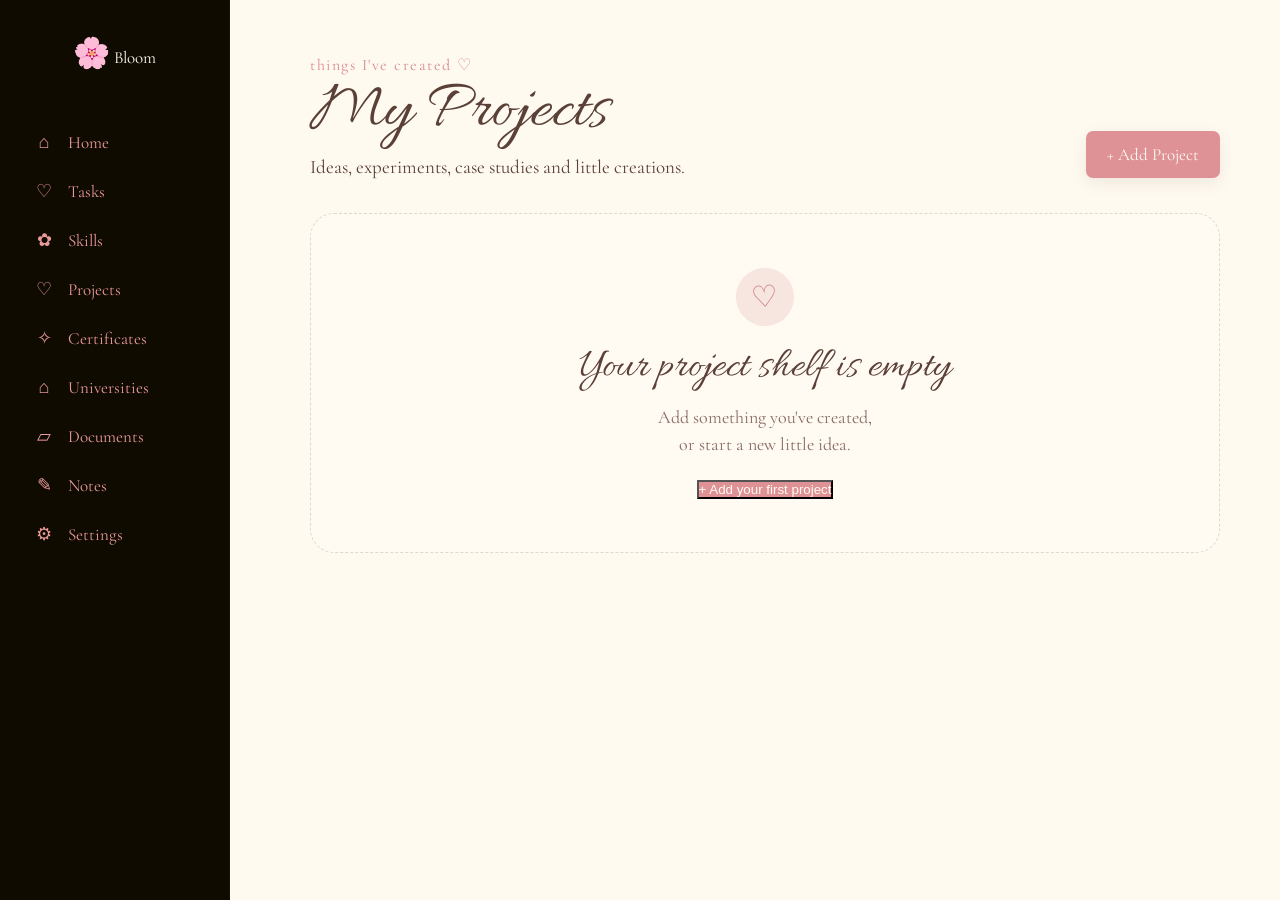
<file: projects.html>
<!DOCTYPE html>
<html lang="en">

<head>

    <meta charset="UTF-8">
    <meta name="viewport" content="width=device-width, initial-scale=1.0">

    <title>Projects — Bloom</title>

    <!-- Google Fonts -->
    <link rel="preconnect" href="https://fonts.googleapis.com">
    <link rel="preconnect" href="https://fonts.gstatic.com" crossorigin>

    <link
        href="https://fonts.googleapis.com/css2?family=Allura&family=Cormorant+Garamond:wght@400;500;600;700&display=swap"
        rel="stylesheet">

    <link rel="stylesheet" href="style.css">

</head>


<body class="bloom-app">

<div class="app">


    <aside class="sidebar">

        <div class="brand">

            <span class="brand-flower">🌸</span>

            <span class="brand-name">
                Bloom
            </span>

        </div>

       <nav class="sidebar-nav">

    <a href="index.html" class="nav-item">
        <span class="nav-icon">⌂</span>
        <span>Home</span>
    </a>

    <a href="tasks.html" class="nav-item">
        <span class="nav-icon">♡</span>
        <span>Tasks</span>
    </a>

    <a href="skills.html" class="nav-item">
        <span class="nav-icon">✿</span>
        <span>Skills</span>
    </a>

    <a href="projects.html" class="nav-item">
        <span class="nav-icon">♡</span>
        <span>Projects</span>
    </a>

    <a href="certificates.html" class="nav-item">
        <span class="nav-icon">✧</span>
        <span>Certificates</span>
    </a>

    <a href="universities.html" class="nav-item">
        <span class="nav-icon">⌂</span>
        <span>Universities</span>
    </a>

    <a href="documents.html" class="nav-item">
        <span class="nav-icon">▱</span>
        <span>Documents</span>
    </a>

    <a href="notes.html" class="nav-item">
        <span class="nav-icon">✎</span>
        <span>Notes</span>
    </a>

    <a href="settings.html" class="nav-item">
        <span class="nav-icon">⚙</span>
        <span>Settings</span>
    </a>

</nav>

    </aside>


    <!-- ================= MAIN CONTENT ================= -->

    <main class="main-content">


        <!-- HEADER -->

        <header class="page-header">

            <div>

                <p class="page-eyebrow">
                    things I've created ♡
                </p>

                <h1>
                    My Projects
                </h1>

                <p class="page-subtitle">
                    Ideas, experiments, case studies and little creations.
                </p>

            </div>


            <button
                class="add-task-button"
                id="openProjectModal"
            >
                + Add Project
            </button>

        </header>



        <!-- ================= PROJECTS ================= -->

        <section class="projects-page-grid">

            <div
                id="projectsList"
                class="projects-page-list"
            >

                <!-- Projects will appear here -->

            </div>


            <!-- EMPTY STATE -->

            <div
                id="emptyProjects"
                class="projects-empty-state"
            >

                <div class="empty-project-flower">
                    ♡
                </div>

                <h2>
                    Your project shelf is empty
                </h2>

                <p>
                    Add something you've created,<br>
                    or start a new little idea.
                </p>

                <button
                    class="primary-button"
                    id="emptyAddProject"
                >
                    + Add your first project
                </button>

            </div>

        </section>


    </main>

</div>



<!-- ================= ADD PROJECT MODAL ================= -->

<div
    class="task-modal"
    id="projectModal"
>

    <div class="task-modal-box project-modal-box">

        <button
            class="close-modal"
            id="closeProjectModal"
        >
            ×
        </button>


        <p class="page-eyebrow">
            a new little creation
        </p>

        <h2>
            Add a Project
        </h2>


        <form id="projectForm">


            <!-- PROJECT NAME -->

            <label for="projectName">
                Project name
            </label>

            <input
                type="text"
                id="projectName"
                placeholder="e.g. project name"
                required
            >



            <!-- PROJECT TYPE -->

            <label for="projectType">
                Project type
            </label>

            <select
                id="projectType"
                required
            >

                <option value="">
                    Choose a type
                </option>

                <option value="Web App">
                    Web App
                </option>

                <option value="Case Study">
                    Case Study
                </option>

                <option value="Creative">
                    Creative
                </option>

                <option value="Portfolio">
                    Portfolio
                </option>

                <option value="College">
                    College
                </option>

                <option value="Other">
                    Other
                </option>

            </select>



            <!-- STATUS -->

            <label for="projectStatus">
                Status
            </label>

            <select
                id="projectStatus"
                required
            >

                <option value="Idea">
                    Idea
                </option>

                <option value="In Progress">
                    In Progress
                </option>

                <option value="Completed">
                    Completed
                </option>

            </select>



            <!-- PROGRESS -->

            <label for="projectProgress">
                Current progress
            </label>

            <div class="progress-input-row">

                <input
                    type="range"
                    id="projectProgress"
                    min="0"
                    max="100"
                    value="0"
                >

                <span id="projectProgressValue">
                    0%
                </span>

            </div>



            <!-- DESCRIPTION -->

            <label for="projectDescription">
                Short description
                <span class="optional">
                    optional
                </span>
            </label>

            <textarea
                id="projectDescription"
                rows="3"
                placeholder="What is this project about?"
            ></textarea>



            <!-- LINK -->

            <label for="projectLink">
                Project link
                <span class="optional">
                    optional
                </span>
            </label>

            <input
                type="text"
                id="projectLink"
                placeholder="e.g. your Netlify / GitHub link"
            >



            <button
                type="submit"
                class="save-task-button"
            >
                Save Project ♡
            </button>


        </form>

    </div>

</div>



<script src="script.js"></script>

</body>

</html>
</file>
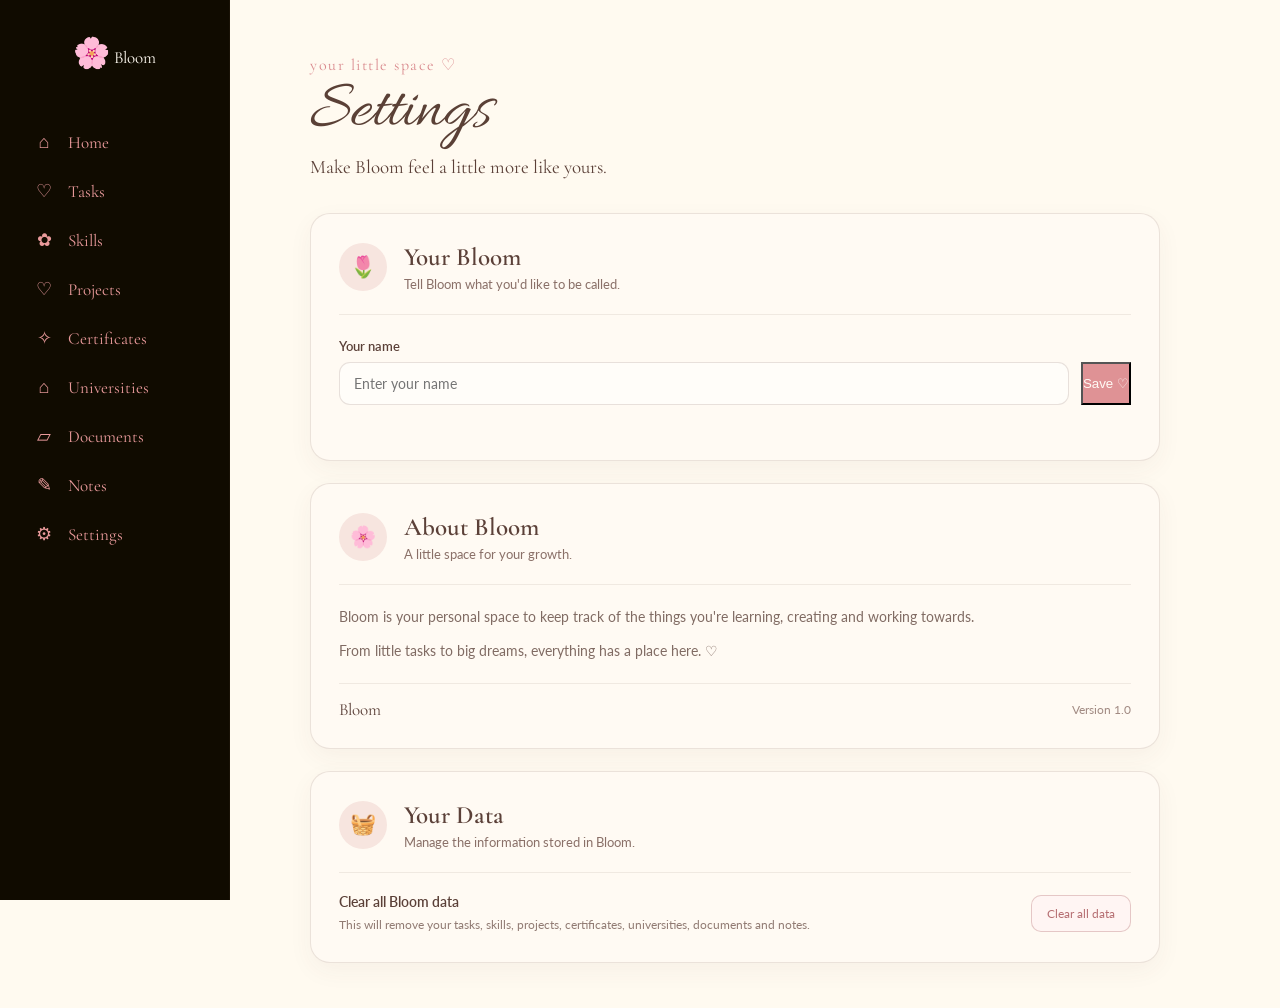
<file: settings.html>
<!DOCTYPE html>
<html lang="en">

<head>

    <meta charset="UTF-8">

    <meta
        name="viewport"
        content="width=device-width, initial-scale=1.0"
    >

    <title>Bloom — Settings</title>

    <link
        rel="stylesheet"
        href="style.css"
    >

    <link
        href="https://fonts.googleapis.com/css2?family=Allura&family=Cormorant+Garamond:wght@400;500;600&family=Lato:wght@400;500;600&display=swap"
        rel="stylesheet"
    >

</head>


<body>


<div class="app-shell">


 
    <aside class="sidebar">

        <div class="brand">

            <span class="brand-flower">🌸</span>

            <span class="brand-name">
                Bloom
            </span>

        </div>

       <nav class="sidebar-nav">

    <a href="index.html" class="nav-item">
        <span class="nav-icon">⌂</span>
        <span>Home</span>
    </a>

    <a href="tasks.html" class="nav-item">
        <span class="nav-icon">♡</span>
        <span>Tasks</span>
    </a>

    <a href="skills.html" class="nav-item">
        <span class="nav-icon">✿</span>
        <span>Skills</span>
    </a>

    <a href="projects.html" class="nav-item">
        <span class="nav-icon">♡</span>
        <span>Projects</span>
    </a>

    <a href="certificates.html" class="nav-item">
        <span class="nav-icon">✧</span>
        <span>Certificates</span>
    </a>

    <a href="universities.html" class="nav-item">
        <span class="nav-icon">⌂</span>
        <span>Universities</span>
    </a>

    <a href="documents.html" class="nav-item">
        <span class="nav-icon">▱</span>
        <span>Documents</span>
    </a>

    <a href="notes.html" class="nav-item">
        <span class="nav-icon">✎</span>
        <span>Notes</span>
    </a>

    <a href="settings.html" class="nav-item">
        <span class="nav-icon">⚙</span>
        <span>Settings</span>
    </a>

</nav>

    </aside>




    <!-- MAIN CONTENT -->

    <main class="main-content">


        <header class="page-header">

            <div>

                <p class="page-eyebrow">
                    your little space ♡
                </p>

                <h1 class="page-title">
                    Settings
                </h1>

                <p class="page-subtitle">
                    Make Bloom feel a little more like yours.
                </p>

            </div>

        </header>



        <!-- SETTINGS -->

        <section class="settings-page">


            <!-- YOUR BLOOM -->

            <div class="settings-card">

                <div class="settings-card-heading">

                    <div class="settings-icon">
                        🌷
                    </div>

                    <div>

                        <h2>
                            Your Bloom
                        </h2>

                        <p>
                            Tell Bloom what you'd like to be called.
                        </p>

                    </div>

                </div>


                <div class="settings-form">

                    <label for="userName">
                        Your name
                    </label>

                    <div class="name-input-row">

                        <input
                            type="text"
                            id="userName"
                            placeholder="Enter your name"
                            maxlength="40"
                        >

                        <button
                            id="saveNameButton"
                            class="primary-button"
                            type="button"
                        >
                            Save ♡
                        </button>

                    </div>


                    <p
                        class="settings-message"
                        id="nameMessage"
                    ></p>

                </div>

            </div>



            <!-- ABOUT BLOOM -->

            <div class="settings-card">

                <div class="settings-card-heading">

                    <div class="settings-icon">
                        🌸
                    </div>

                    <div>

                        <h2>
                            About Bloom
                        </h2>

                        <p>
                            A little space for your growth.
                        </p>

                    </div>

                </div>


                <div class="about-content">

                    <p>

                        Bloom is your personal space to keep track
                        of the things you're learning, creating and
                        working towards.

                    </p>

                    <p>

                        From little tasks to big dreams,
                        everything has a place here. ♡

                    </p>


                    <div class="version">

                        Bloom

                        <span>
                            Version 1.0
                        </span>

                    </div>

                </div>

            </div>



            <!-- DATA -->

            <div class="settings-card danger-card">

                <div class="settings-card-heading">

                    <div class="settings-icon">
                        🧺
                    </div>

                    <div>

                        <h2>
                            Your Data
                        </h2>

                        <p>
                            Manage the information stored in Bloom.
                        </p>

                    </div>

                </div>


                <div class="data-content">

                    <div>

                        <h3>
                            Clear all Bloom data
                        </h3>

                        <p>

                            This will remove your tasks, skills,
                            projects, certificates, universities,
                            documents and notes.

                        </p>

                    </div>


                    <button
                        id="clearDataButton"
                        class="clear-data-button"
                        type="button"
                    >
                        Clear all data
                    </button>

                </div>

            </div>


        </section>


    </main>

</div>



<style>


/* =========================================
   SETTINGS PAGE
========================================= */

.settings-page {

    width: 100%;

    max-width: 850px;

    margin-top: 35px;

    display: flex;

    flex-direction: column;

    gap: 22px;

}


/* =========================================
   SETTINGS CARD
========================================= */

.settings-card {

    background: #fffaf3;

    border: 1px solid
        rgba(
            111,
            77,
            67,
            0.14
        );

    border-radius: 20px;

    padding: 28px;

    box-shadow:
        0 8px 25px
        rgba(
            91,
            64,
            56,
            0.05
        );

}


/* =========================================
   CARD HEADING
========================================= */

.settings-card-heading {

    display: flex;

    align-items: center;

    gap: 17px;

    padding-bottom: 22px;

    border-bottom: 1px solid
        rgba(
            111,
            77,
            67,
            0.10
        );

}


.settings-icon {

    width: 48px;

    height: 48px;

    flex-shrink: 0;

    display: flex;

    align-items: center;

    justify-content: center;

    border-radius: 50%;

    background: #f7e5df;

    font-size: 21px;

}


.settings-card-heading h2 {

    margin: 0;

    font-family:
        "Cormorant Garamond",
        serif;

    font-size: 25px;

    font-weight: 600;

    color: #5b4038;

}


.settings-card-heading p {

    margin: 4px 0 0;

    font-family:
        "Lato",
        sans-serif;

    font-size: 13px;

    color: #8a7068;

}


/* =========================================
   NAME FORM
========================================= */

.settings-form {

    margin-top: 23px;

}


.settings-form label {

    display: block;

    margin-bottom: 8px;

    font-family:
        "Lato",
        sans-serif;

    font-size: 13px;

    font-weight: 600;

    color: #5b4038;

}


.name-input-row {

    display: flex;

    gap: 12px;

}


.name-input-row input {

    flex: 1;

    min-width: 0;

    box-sizing: border-box;

    border: 1px solid
        rgba(
            111,
            77,
            67,
            0.16
        );

    border-radius: 11px;

    padding: 12px 14px;

    background: #fffdf9;

    color: #5b4038;

    font-family:
        "Lato",
        sans-serif;

    font-size: 14px;

    outline: none;

}


.name-input-row input:focus {

    border-color: #df9295;

    box-shadow:
        0 0 0 3px
        rgba(
            223,
            146,
            149,
            0.10
        );

}


.name-input-row .primary-button {

    flex-shrink: 0;

}


.settings-message {

    min-height: 18px;

    margin: 9px 0 0;

    font-family:
        "Lato",
        sans-serif;

    font-size: 12px;

    color: #78907f;

}


/* =========================================
   ABOUT
========================================= */

.about-content {

    padding-top: 20px;

}


.about-content p {

    margin: 0 0 10px;

    font-family:
        "Lato",
        sans-serif;

    font-size: 14px;

    line-height: 1.7;

    color: #806b63;

}


.version {

    display: flex;

    align-items: center;

    justify-content: space-between;

    margin-top: 20px;

    padding-top: 15px;

    border-top: 1px solid
        rgba(
            111,
            77,
            67,
            0.10
        );

    font-family:
        "Cormorant Garamond",
        serif;

    font-size: 17px;

    color: #5b4038;

}


.version span {

    font-family:
        "Lato",
        sans-serif;

    font-size: 12px;

    color: #a18a82;

}


/* =========================================
   DATA
========================================= */

.data-content {

    display: flex;

    align-items: center;

    justify-content: space-between;

    gap: 25px;

    padding-top: 20px;

}


.data-content h3 {

    margin: 0 0 5px;

    font-family:
        "Lato",
        sans-serif;

    font-size: 14px;

    font-weight: 600;

    color: #5b4038;

}


.data-content p {

    max-width: 560px;

    margin: 0;

    font-family:
        "Lato",
        sans-serif;

    font-size: 12px;

    line-height: 1.6;

    color: #917b73;

}


.clear-data-button {

    flex-shrink: 0;

    border: 1px solid
        rgba(
            170,
            95,
            95,
            0.30
        );

    background: #fff5f3;

    color: #b66f72;

    border-radius: 10px;

    padding: 10px 15px;

    font-family:
        "Lato",
        sans-serif;

    font-size: 12px;

    cursor: pointer;

    transition: 0.2s ease;

}


.clear-data-button:hover {

    background: #f8e2df;

}


/* =========================================
   MOBILE
========================================= */

@media (max-width: 650px) {

    .settings-card {

        padding: 22px;

    }


    .name-input-row {

        flex-direction: column;

    }


    .name-input-row .primary-button {

        width: 100%;

    }


    .data-content {

        flex-direction: column;

        align-items: flex-start;

    }


    .clear-data-button {

        width: 100%;

    }

}

</style>



<script>


/* =========================================
   BLOOM SETTINGS
========================================= */


const userNameInput =
    document.getElementById(
        "userName"
    );


const saveNameButton =
    document.getElementById(
        "saveNameButton"
    );


const nameMessage =
    document.getElementById(
        "nameMessage"
    );


const clearDataButton =
    document.getElementById(
        "clearDataButton"
    );



/* =========================================
   LOAD SAVED NAME
========================================= */

const savedName =
    localStorage.getItem(
        "bloomUserName"
    );


if (savedName) {

    userNameInput.value =
        savedName;

}



/* =========================================
   SAVE NAME
========================================= */

saveNameButton.addEventListener(
    "click",
    function() {

        const name =
            userNameInput.value.trim();


        if (name === "") {

            nameMessage.textContent =
                "Please enter your name ♡";

            nameMessage.style.color =
                "#b66f72";

            return;

        }


        localStorage.setItem(
            "bloomUserName",
            name
        );


        nameMessage.textContent =
            "Saved! Bloom knows your name now. 🌸";

        nameMessage.style.color =
            "#78907f";

    }
);



/* =========================================
   ENTER KEY
========================================= */

userNameInput.addEventListener(
    "keydown",
    function(event) {

        if (event.key === "Enter") {

            saveNameButton.click();

        }

    }
);



/* =========================================
   CLEAR ALL DATA
========================================= */

clearDataButton.addEventListener(
    "click",
    function() {

        const confirmed =
            confirm(
                "Are you sure you want to clear all Bloom data?\n\nThis will permanently remove your tasks, skills, projects, certificates, universities, documents and notes."
            );


        if (!confirmed) {

            return;

        }


        localStorage.removeItem(
            "bloomTasks"
        );

        localStorage.removeItem(
            "bloomSkills"
        );

        localStorage.removeItem(
            "bloomProjects"
        );

        localStorage.removeItem(
            "bloomCertificates"
        );

        localStorage.removeItem(
            "bloomUniversities"
        );

        localStorage.removeItem(
            "bloomDocuments"
        );

        localStorage.removeItem(
            "bloomNotes"
        );


        /*
         * Keep the person's name.
         * Clearing Bloom data should not
         * remove their personalization.
         */

        alert(
            "Your Bloom data has been cleared. ♡"
        );

        location.reload();

    }
);

</script>


</body>

</html>
</file>
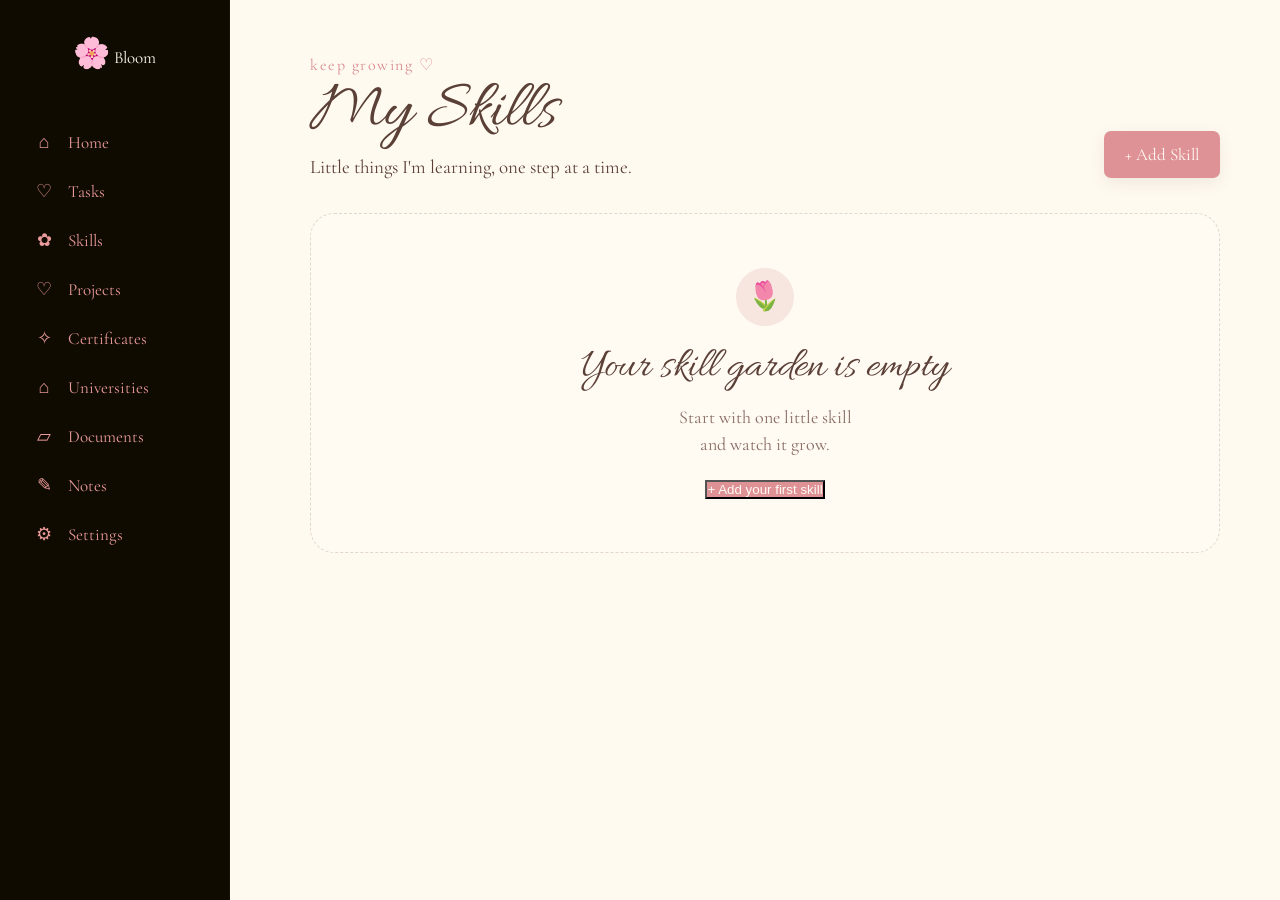
<file: skills.html>
<!DOCTYPE html>
<html lang="en">

<head>

    <meta charset="UTF-8">
    <meta name="viewport" content="width=device-width, initial-scale=1.0">

    <title>Skills — Bloom</title>

    <!-- Google Fonts -->
    <link rel="preconnect" href="https://fonts.googleapis.com">
    <link rel="preconnect" href="https://fonts.gstatic.com" crossorigin>

    <link
        href="https://fonts.googleapis.com/css2?family=Allura&family=Cormorant+Garamond:wght@400;500;600;700&display=swap"
        rel="stylesheet">

    <link rel="stylesheet" href="style.css">

</head>


<body class="bloom-app">

<div class="app">


 
    <aside class="sidebar">

        <div class="brand">

            <span class="brand-flower">🌸</span>

            <span class="brand-name">
                Bloom
            </span>

        </div>

       <nav class="sidebar-nav">

    <a href="index.html" class="nav-item">
        <span class="nav-icon">⌂</span>
        <span>Home</span>
    </a>

    <a href="tasks.html" class="nav-item">
        <span class="nav-icon">♡</span>
        <span>Tasks</span>
    </a>

    <a href="skills.html" class="nav-item">
        <span class="nav-icon">✿</span>
        <span>Skills</span>
    </a>

    <a href="projects.html" class="nav-item">
        <span class="nav-icon">♡</span>
        <span>Projects</span>
    </a>

    <a href="certificates.html" class="nav-item">
        <span class="nav-icon">✧</span>
        <span>Certificates</span>
    </a>

    <a href="universities.html" class="nav-item">
        <span class="nav-icon">⌂</span>
        <span>Universities</span>
    </a>

    <a href="documents.html" class="nav-item">
        <span class="nav-icon">▱</span>
        <span>Documents</span>
    </a>

    <a href="notes.html" class="nav-item">
        <span class="nav-icon">✎</span>
        <span>Notes</span>
    </a>

    <a href="settings.html" class="nav-item">
        <span class="nav-icon">⚙</span>
        <span>Settings</span>
    </a>

</nav>

    </aside>


    <!-- ================= MAIN CONTENT ================= -->

    <main class="main-content">


        <!-- HEADER -->

        <header class="page-header">

            <div>

                <p class="page-eyebrow">
                    keep growing ♡
                </p>

                <h1>
                    My Skills
                </h1>

                <p class="page-subtitle">
                    Little things I'm learning, one step at a time.
                </p>

            </div>


            <button
                class="add-task-button"
                id="openSkillModal"
            >
                + Add Skill
            </button>

        </header>



        <!-- ================= SKILLS LIST ================= -->

        <section class="skills-page-grid">

            <div
                id="skillsList"
                class="skills-page-list"
            >

                <!-- Skills will appear here -->

            </div>


            <!-- EMPTY STATE -->

            <div
                id="emptySkills"
                class="skills-empty-state"
            >

                <div class="empty-flower">
                    🌷
                </div>

                <h2>
                    Your skill garden is empty
                </h2>

                <p>
                    Start with one little skill<br>
                    and watch it grow.
                </p>

                <button
                    class="primary-button"
                    id="emptyAddSkill"
                >
                    + Add your first skill
                </button>

            </div>

        </section>



    </main>

</div>



<!-- ================= ADD SKILL MODAL ================= -->

<div
    class="task-modal"
    id="skillModal"
>

    <div class="task-modal-box skill-modal-box">

        <button
            class="close-modal"
            id="closeSkillModal"
        >
            ×
        </button>


        <p class="page-eyebrow">
            a new little beginning
        </p>

        <h2>
            Add a Skill
        </h2>


        <form id="skillForm">


            <!-- SKILL NAME -->

            <label for="skillName">
                Skill name
            </label>

            <input
                type="text"
                id="skillName"
                placeholder="e.g. SQL"
                required
            >



            <!-- CATEGORY -->

            <label for="skillCategory">
                Category
            </label>

            <select
                id="skillCategory"
                required
            >

                <option value="">
                    Choose a category
                </option>

                <option value="Technical">
                    Technical
                </option>

                <option value="Marketing">
                    Marketing
                </option>

                <option value="CRM">
                    CRM
                </option>

                <option value="Design">
                    Design
                </option>

                <option value="Business">
                    Business
                </option>

                <option value="Other">
                    Other
                </option>

            </select>



            <!-- PROGRESS -->

            <label for="skillProgress">
                Current progress
            </label>

            <div class="progress-input-row">

                <input
                    type="range"
                    id="skillProgress"
                    min="0"
                    max="100"
                    value="0"
                >

                <span id="skillProgressValue">
                    0%
                </span>

            </div>



            <!-- DESCRIPTION -->

            <label for="skillDescription">
                Short description
                <span class="optional">
                    optional
                </span>
            </label>

            <textarea
                id="skillDescription"
                rows="3"
                placeholder="What are you learning about this skill?"
            ></textarea>



            <button
                type="submit"
                class="save-task-button"
            >
                Save Skill ♡
            </button>


        </form>

    </div>

</div>



<script src="script.js"></script>

</body>

</html>
</file>
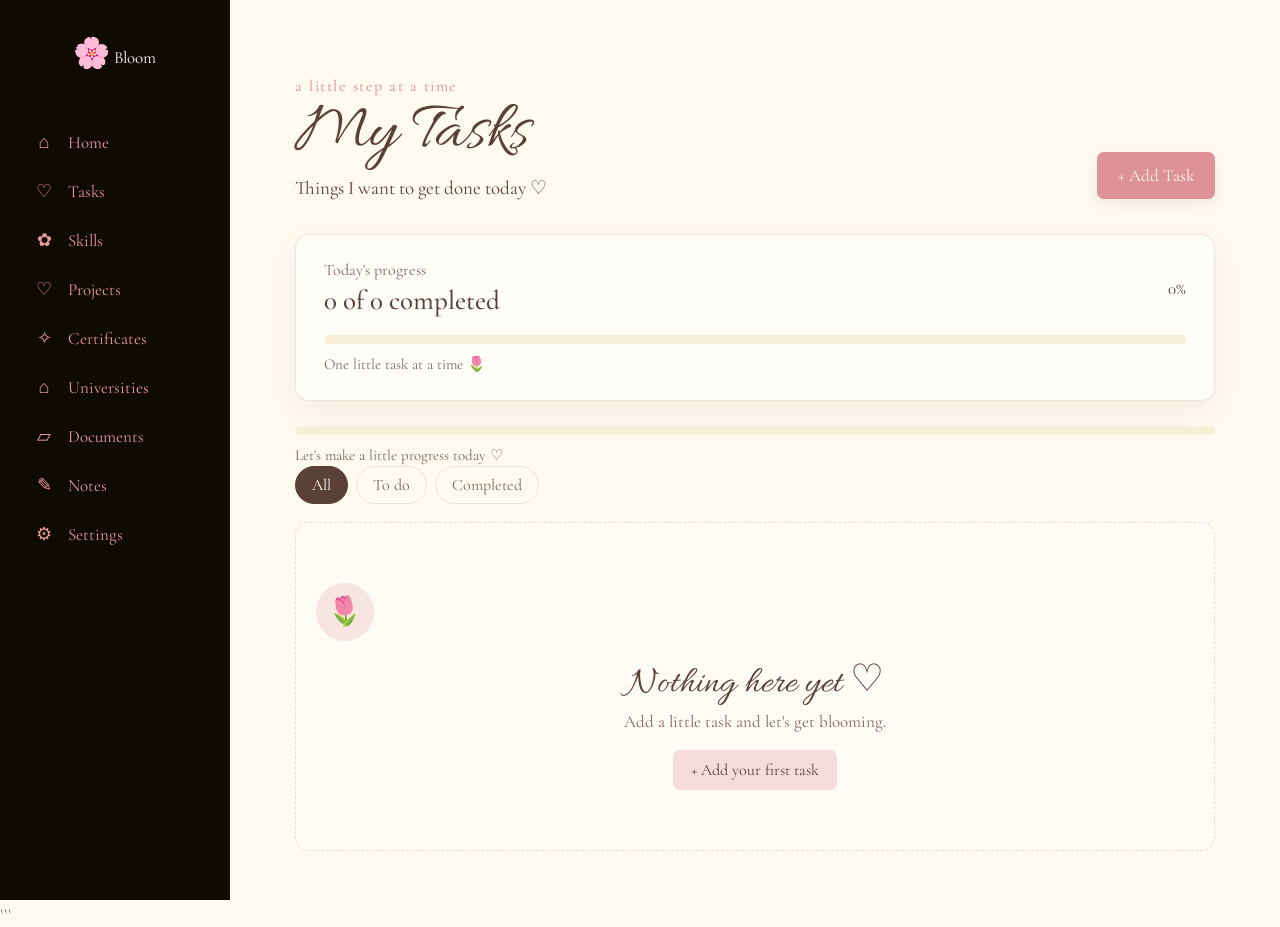
<file: tasks.html>
```html
<!DOCTYPE html>
<html lang="en">

<head>
    <meta charset="UTF-8">
    <meta name="viewport" content="width=device-width, initial-scale=1.0">

    <title>Tasks — Bloom</title>

    <link rel="preconnect" href="https://fonts.googleapis.com">
    <link rel="preconnect" href="https://fonts.gstatic.com" crossorigin>

    <link
        href="https://fonts.googleapis.com/css2?family=Allura&family=Cormorant+Garamond:wght@400;500;600;700&display=swap"
        rel="stylesheet">

    <link rel="stylesheet" href="style.css">
</head>

<body class="bloom-app">

   
    <aside class="sidebar">

        <div class="brand">

            <span class="brand-flower">🌸</span>

            <span class="brand-name">
                Bloom
            </span>

        </div>

       <nav class="sidebar-nav">

    <a href="index.html" class="nav-item">
        <span class="nav-icon">⌂</span>
        <span>Home</span>
    </a>

    <a href="tasks.html" class="nav-item">
        <span class="nav-icon">♡</span>
        <span>Tasks</span>
    </a>

    <a href="skills.html" class="nav-item">
        <span class="nav-icon">✿</span>
        <span>Skills</span>
    </a>

    <a href="projects.html" class="nav-item">
        <span class="nav-icon">♡</span>
        <span>Projects</span>
    </a>

    <a href="certificates.html" class="nav-item">
        <span class="nav-icon">✧</span>
        <span>Certificates</span>
    </a>

    <a href="universities.html" class="nav-item">
        <span class="nav-icon">⌂</span>
        <span>Universities</span>
    </a>

    <a href="documents.html" class="nav-item">
        <span class="nav-icon">▱</span>
        <span>Documents</span>
    </a>

    <a href="notes.html" class="nav-item">
        <span class="nav-icon">✎</span>
        <span>Notes</span>
    </a>

    <a href="settings.html" class="nav-item">
        <span class="nav-icon">⚙</span>
        <span>Settings</span>
    </a>

</nav>

    </aside>


    <!-- MAIN CONTENT -->
    <main class="page-content">

        <header class="page-header">

            <div>
                <p class="page-eyebrow">a little step at a time</p>

                <h1>My Tasks</h1>

                <p class="page-subtitle">
                    Things I want to get done today ♡
                </p>
            </div>

            <button class="add-task-button" id="openTaskModal">
                + Add Task
            </button>

        </header>


        <!-- PROGRESS -->
        <section class="task-progress-card">

    <div class="task-progress-top">

        <div>
            <p class="progress-label">Today's progress</p>

            <h2 id="progressText">
                0 of 0 completed
            </h2>
        </div>

        <span id="progressPercentage">
            0%
        </span>

    </div>


    <div class="progress-track">

        <div
            class="progress-fill"
            id="progressFill">
        </div>

    </div>


    <p
        class="progress-message"
        id="progressMessage">

        One little task at a time 🌷

    </p>

</section>

            </div>

            <div class="progress-track">
                <div
                    class="progress-fill"
                    id="taskProgress"
                    style="width: 0%;">
                </div>
            </div>

            <p class="progress-message" id="progressMessage">
                Let's make a little progress today ♡
            </p>

        </section>


        <!-- FILTERS -->
        <div class="task-toolbar">

            <button class="task-filter active" data-filter="all">
                All
            </button>

            <button class="task-filter" data-filter="pending">
                To do
            </button>

            <button class="task-filter" data-filter="completed">
                Completed
            </button>

        </div>


        <!-- TASK LIST -->
        <section class="tasks-section">

            <div id="taskList" class="task-list">

                <!-- Tasks will appear here -->

            </div>

            <div id="emptyTasks" class="empty-tasks">

                <div class="empty-flower">
                    🌷
                </div>

                <h2>Nothing here yet ♡</h2>

                <p>
                    Add a little task and let's get blooming.
                </p>

                <button id="emptyAddTask">
                    + Add your first task
                </button>

            </div>

        </section>

    </main>


    <!-- ADD TASK MODAL -->
    <div class="task-modal" id="taskModal">

        <div class="task-modal-box">

            <button class="close-modal" id="closeTaskModal">
                ×
            </button>

            <p class="modal-eyebrow">
                a tiny thing to accomplish
            </p>

            <h2>Add a Task</h2>

            <form id="taskForm">

                <label>
                    What do you need to do?
                </label>

                <input
                    type="text"
                    id="taskName"
                    placeholder="e.g. Finish SQL practice"
                    required
                >


                <div class="form-row">

                    <div>
                        <label>
                            Category
                        </label>

                        <select id="taskCategory">

                            <option value="Study">
                                Study
                            </option>

                            <option value="Project">
                                Project
                            </option>

                            <option value="Career">
                                Career
                            </option>

                            <option value="Personal">
                                Personal
                            </option>

                        </select>
                    </div>


                    <div>
                        <label>
                            Priority
                        </label>

                        <select id="taskPriority">

                            <option value="Low">
                                Low
                            </option>

                            <option value="Medium" selected>
                                Medium
                            </option>

                            <option value="High">
                                High
                            </option>

                        </select>
                    </div>

                </div>


                <label>
                    Due date
                </label>

                <input
                    type="date"
                    id="taskDate"
                >


                <button
                    type="submit"
                    class="save-task-button">
                    Add to Bloom ♡
                </button>

            </form>

        </div>

    </div>


    </div>


    <script src="script.js"></script>

</body>

</html>
```
</file>
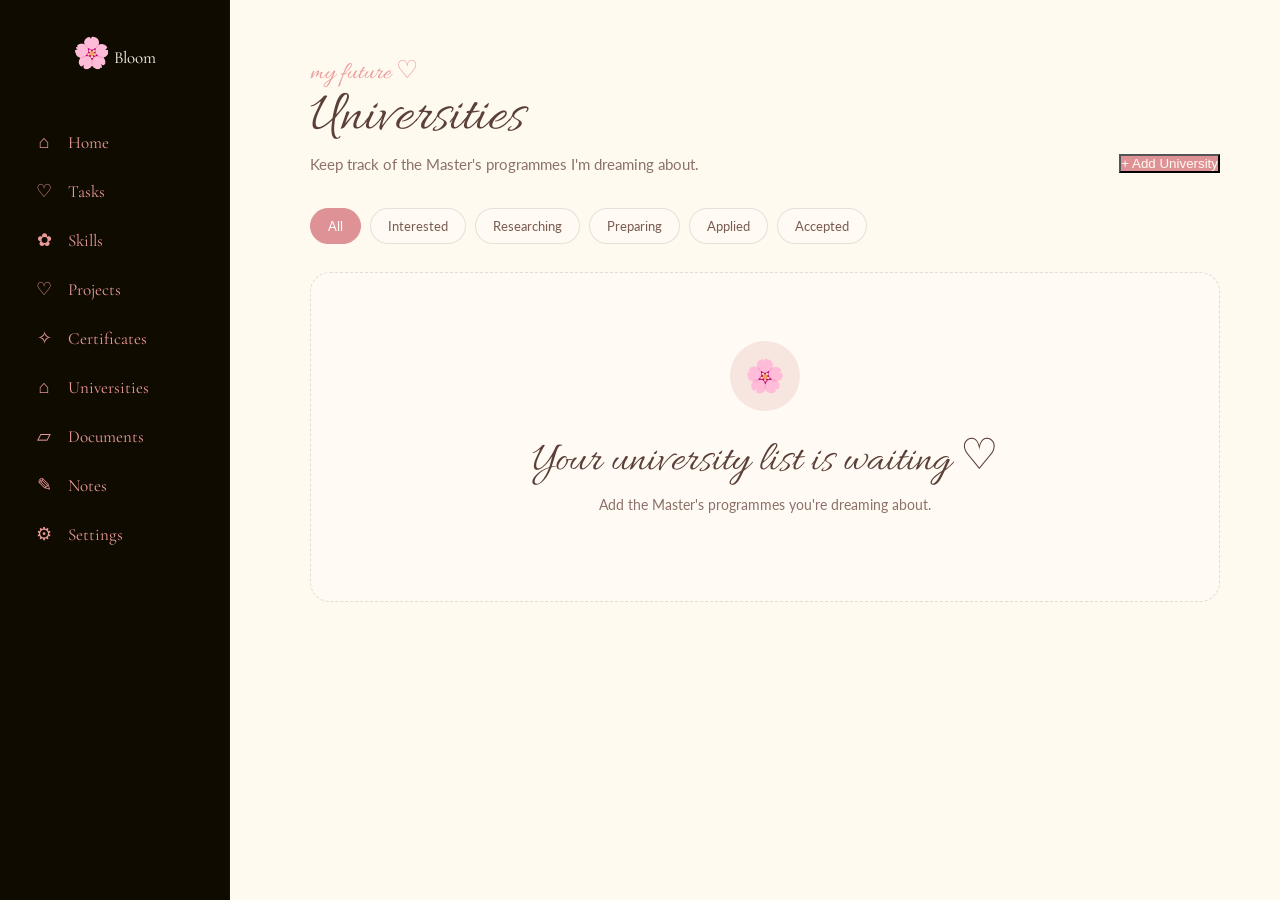
<file: universities.html>
<!DOCTYPE html>
<html lang="en">

<head>

    <meta charset="UTF-8">
    <meta name="viewport" content="width=device-width, initial-scale=1.0">

    <title>Bloom — Universities</title>

    <link rel="stylesheet" href="style.css">

    <!-- BLOOM FONTS -->
    <link
        href="https://fonts.googleapis.com/css2?family=Allura&family=Cormorant+Garamond:wght@400;500;600&family=Lato:wght@400;500;600&display=swap"
        rel="stylesheet"
    >

    <style>

        /* =========================================
           PAGE
        ========================================= */

        .universities-page {
            width: 100%;
        }


        /* =========================================
           HEADER
        ========================================= */

        .universities-page h1 {
            font-family: "Allura", cursive !important;
            font-size: 58px;
            font-weight: 400;
            color: #5b4038;
            margin: 0;
        }

        .universities-page .page-subtitle {
            font-family: "Lato", sans-serif !important;
            font-size: 15px;
            color: #8b7169;
        }


        /* =========================================
           TOOLBAR
        ========================================= */

        .university-toolbar {
            display: flex;
            justify-content: space-between;
            align-items: center;
            margin-top: 30px;
            gap: 20px;
            flex-wrap: wrap;
        }

        .university-filters {
            display: flex;
            gap: 9px;
            flex-wrap: wrap;
        }

        .university-filter {
            border: 1px solid rgba(111, 77, 67, 0.15);
            background: #fffaf3;
            color: #795b52;

            padding: 9px 17px;
            border-radius: 30px;

            font-family: "Lato", sans-serif !important;
            font-size: 13px;

            cursor: pointer;
            transition: 0.2s ease;
        }

        .university-filter:hover {
            background: #f8e4df;
        }

        .university-filter.active {
            background: #df9295;
            color: white;
            border-color: #df9295;
        }


        /* =========================================
           GRID
        ========================================= */

        .universities-list {
            width: 100%;
            margin-top: 28px;

            display: grid;
            grid-template-columns: repeat(2, minmax(0, 1fr));

            gap: 24px;
        }


        /* =========================================
           CARD
        ========================================= */

        .university-card {
            position: relative;
            overflow: hidden;

            background: #fffaf3;

            border: 1px solid rgba(111, 77, 67, 0.14);
            border-radius: 20px;

            padding: 28px;

            box-shadow:
                0 8px 25px rgba(91, 64, 56, 0.05);

            transition:
                transform 0.25s ease,
                box-shadow 0.25s ease;
        }

        .university-card:hover {
            transform: translateY(-4px);

            box-shadow:
                0 14px 30px rgba(91, 64, 56, 0.09);
        }

        .university-card::after {
            content: "✿";

            position: absolute;
            right: 20px;
            top: 10px;

            font-size: 25px;
            color: #e7b3a8;

            opacity: 0.65;
        }


        /* =========================================
           CARD TOP
        ========================================= */

        .university-card-top {
            display: flex;
            justify-content: space-between;
            align-items: flex-start;

            gap: 15px;
        }

        .university-card-title {
            margin: 0;

            font-family: "Cormorant Garamond", serif !important;
            font-size: 28px;
            font-weight: 600;

            color: #5b4038;
        }

        .university-country {
            margin-top: 5px;

            font-family: "Lato", sans-serif !important;
            font-size: 13px;

            color: #c9787e;
        }


        /* =========================================
           STATUS
        ========================================= */

        .university-status {
            white-space: nowrap;

            padding: 6px 12px;

            border-radius: 20px;

            background: #f5e6df;
            color: #8b655d;

            font-family: "Lato", sans-serif !important;
            font-size: 12px;
        }


        /* =========================================
           DETAILS
        ========================================= */

        .university-details {
            margin-top: 22px;

            display: grid;
            gap: 12px;
        }

        .university-detail {
            display: flex;
            justify-content: space-between;

            gap: 20px;

            padding-bottom: 10px;

            border-bottom:
                1px dashed rgba(111, 77, 67, 0.12);
        }

        .university-detail-label {
            font-family: "Lato", sans-serif !important;
            font-size: 12px;

            color: #a4877f;
        }

        .university-detail-value {
            font-family: "Lato", sans-serif !important;
            font-size: 13px;

            color: #5b4038;

            text-align: right;
        }


        /* =========================================
           NOTES
        ========================================= */

        .university-notes {
            margin-top: 18px;

            padding: 13px 15px;

            background: #faf0e8;

            border-radius: 12px;

            font-family: "Lato", sans-serif !important;
            font-size: 13px;

            color: #765d55;

            line-height: 1.6;
        }


        /* =========================================
           ACTIONS
        ========================================= */

        .university-card-actions {
            display: flex;
            justify-content: space-between;
            align-items: center;

            margin-top: 20px;
            padding-top: 15px;

            border-top:
                1px solid rgba(111, 77, 67, 0.1);
        }

        .university-action-button {
            border: none;
            background: none;

            font-family: "Lato", sans-serif !important;
            font-size: 13px;

            cursor: pointer;
        }

        .university-link-button {
            color: #7897a3;
        }

        .university-delete-button {
            color: #a98b83;
        }


        /* =========================================
           EMPTY STATE
        ========================================= */

        .universities-empty {
            grid-column: 1 / -1;

            min-height: 330px;

            display: flex;
            flex-direction: column;

            align-items: center;
            justify-content: center;

            text-align: center;

            background: #fffaf3;

            border:
                1px dashed rgba(111, 77, 67, 0.18);

            border-radius: 20px;

            padding: 40px;
        }

        .universities-empty-flower {
            width: 70px;
            height: 70px;

            display: flex;
            align-items: center;
            justify-content: center;

            background: #f7e5df;

            border-radius: 50%;

            font-size: 32px;

            margin-bottom: 18px;
        }

        .universities-empty h2 {
            margin: 0;

            font-family: "Allura", cursive !important;
            font-size: 43px;
            font-weight: 400;

            color: #5b4038;
        }

        .universities-empty p {
            margin: 8px 0 20px;

            font-family: "Lato", sans-serif !important;
            font-size: 14px;

            color: #8b7169;
        }


        /* =========================================
           MODAL
        ========================================= */

        .university-modal {
            display: none;

            position: fixed;
            inset: 0;

            z-index: 9999;

            align-items: center;
            justify-content: center;

            padding: 20px;

            background: rgba(67, 48, 43, 0.35);
        }

        .university-modal.show {
            display: flex;
        }

        .university-modal-box {
            width: 100%;
            max-width: 600px;

            max-height: 90vh;
            overflow-y: auto;

            position: relative;

            background: #fffaf3;

            border-radius: 22px;

            padding: 32px;

            box-shadow:
                0 20px 60px rgba(70, 50, 45, 0.2);
        }

        .university-modal-box h2 {
            margin: 0 0 5px;

            font-family: "Allura", cursive !important;
            font-size: 43px;
            font-weight: 400;

            color: #5b4038;
        }

        .university-modal-subtitle {
            margin: 0 0 25px;

            font-family: "Lato", sans-serif !important;
            font-size: 14px;

            color: #8b7169;
        }

        .university-close {
            position: absolute;

            top: 18px;
            right: 20px;

            border: none;
            background: none;

            font-size: 25px;

            color: #8b7169;

            cursor: pointer;
        }


        /* =========================================
           FORM
        ========================================= */

        .university-form {
            display: grid;
            gap: 17px;
        }

        .university-form-group {
            display: grid;
            gap: 7px;
        }

        .university-form-group label {
            font-family: "Lato", sans-serif !important;
            font-size: 13px;

            color: #5b4038;
        }

        .university-form-group input,
        .university-form-group select,
        .university-form-group textarea {
            width: 100%;
            box-sizing: border-box;

            border:
                1px solid rgba(111, 77, 67, 0.18);

            background: #fffdf9;

            border-radius: 11px;

            padding: 11px 13px;

            font-family: "Lato", sans-serif !important;
            font-size: 13px;

            color: #5b4038;

            outline: none;
        }

        .university-form-group textarea {
            min-height: 90px;
            resize: vertical;
        }

        .university-form-group input:focus,
        .university-form-group select:focus,
        .university-form-group textarea:focus {
            border-color: #df9295;
        }

        .university-form-row {
            display: grid;

            grid-template-columns: 1fr 1fr;

            gap: 15px;
        }

        .university-save-button {
            margin-top: 5px;

            border: none;

            background: #df9295;
            color: white;

            padding: 13px 20px;

            border-radius: 12px;

            font-family: "Lato", sans-serif !important;
            font-size: 14px;

            cursor: pointer;

            transition: 0.2s ease;
        }

        .university-save-button:hover {
            background: #cf7d82;
        }


        /* =========================================
           RESPONSIVE
        ========================================= */

        @media (max-width: 850px) {

            .universities-list {
                grid-template-columns: 1fr;
            }

        }

        @media (max-width: 600px) {

            .university-form-row {
                grid-template-columns: 1fr;
            }

            .university-card-top {
                flex-direction: column;
            }

            .university-detail {
                flex-direction: column;
                gap: 3px;
            }

            .university-detail-value {
                text-align: left;
            }

        }

    </style>

</head>


<body>

<div class="app-shell">


  
    <aside class="sidebar">

        <div class="brand">

            <span class="brand-flower">🌸</span>

            <span class="brand-name">
                Bloom
            </span>

        </div>

       <nav class="sidebar-nav">

    <a href="index.html" class="nav-item">
        <span class="nav-icon">⌂</span>
        <span>Home</span>
    </a>

    <a href="tasks.html" class="nav-item">
        <span class="nav-icon">♡</span>
        <span>Tasks</span>
    </a>

    <a href="skills.html" class="nav-item">
        <span class="nav-icon">✿</span>
        <span>Skills</span>
    </a>

    <a href="projects.html" class="nav-item">
        <span class="nav-icon">♡</span>
        <span>Projects</span>
    </a>

    <a href="certificates.html" class="nav-item">
        <span class="nav-icon">✧</span>
        <span>Certificates</span>
    </a>

    <a href="universities.html" class="nav-item">
        <span class="nav-icon">⌂</span>
        <span>Universities</span>
    </a>

    <a href="documents.html" class="nav-item">
        <span class="nav-icon">▱</span>
        <span>Documents</span>
    </a>

    <a href="notes.html" class="nav-item">
        <span class="nav-icon">✎</span>
        <span>Notes</span>
    </a>

    <a href="settings.html" class="nav-item">
        <span class="nav-icon">⚙</span>
        <span>Settings</span>
    </a>

</nav>

    </aside>



    <!-- MAIN -->

    <main class="main-content">

        <section class="universities-page">


            <!-- HEADER -->

            <div class="page-header">

                <div>

                    <p class="eyebrow">
                        my future ♡
                    </p>

                    <h1>
                        Universities
                    </h1>

                    <p class="page-subtitle">
                        Keep track of the Master's programmes
                        I'm dreaming about.
                    </p>

                </div>


                <button
                    class="primary-button"
                    id="openUniversityModal"
                >
                    + Add University
                </button>

            </div>


            <!-- FILTERS -->

            <div class="university-toolbar">

                <div class="university-filters">

                    <button
                        class="university-filter active"
                        data-filter="All"
                    >
                        All
                    </button>

                    <button
                        class="university-filter"
                        data-filter="Interested"
                    >
                        Interested
                    </button>

                    <button
                        class="university-filter"
                        data-filter="Researching"
                    >
                        Researching
                    </button>

                    <button
                        class="university-filter"
                        data-filter="Preparing"
                    >
                        Preparing
                    </button>

                    <button
                        class="university-filter"
                        data-filter="Applied"
                    >
                        Applied
                    </button>

                    <button
                        class="university-filter"
                        data-filter="Accepted"
                    >
                        Accepted
                    </button>

                </div>

            </div>


            <!-- UNIVERSITIES -->

            <div
                class="universities-list"
                id="universitiesList"
            ></div>


        </section>

    </main>

</div>


<!-- =========================================
     MODAL
========================================= -->

<div
    class="university-modal"
    id="universityModal"
>

    <div class="university-modal-box">

        <button
            class="university-close"
            id="closeUniversityModal"
        >
            ×
        </button>


        <h2>
            Add a university ♡
        </h2>

        <p class="university-modal-subtitle">
            Save a Master's programme you're considering.
        </p>


        <form
            class="university-form"
            id="universityForm"
        >


            <div class="university-form-group">

                <label for="universityName">
                    University name
                </label>

                <input
                    type="text"
                    id="universityName"
                    placeholder="e.g. Bocconi University"
                    required
                >

            </div>


            <div class="university-form-group">

                <label for="universityCountry">
                    Country
                </label>

                <input
                    type="text"
                    id="universityCountry"
                    placeholder="e.g. Italy"
                    required
                >

            </div>


            <div class="university-form-group">

                <label for="universityProgramme">
                    Master's programme
                </label>

                <input
                    type="text"
                    id="universityProgramme"
                    placeholder="e.g. MSc Marketing Management"
                    required
                >

            </div>


            <div class="university-form-row">

                <div class="university-form-group">

                    <label for="universityScholarship">
                        Scholarship
                    </label>

                    <input
                        type="text"
                        id="universityScholarship"
                        placeholder="e.g. Merit Scholarship"
                    >

                </div>


                <div class="university-form-group">

                    <label for="universityDeadline">
                        Deadline
                    </label>

                    <input
                        type="date"
                        id="universityDeadline"
                    >

                </div>

            </div>


            <div class="university-form-group">

                <label for="universityStatus">
                    Application status
                </label>

                <select id="universityStatus">

                    <option value="Interested">
                        Interested
                    </option>

                    <option value="Researching">
                        Researching
                    </option>

                    <option value="Preparing">
                        Preparing
                    </option>

                    <option value="Applied">
                        Applied
                    </option>

                    <option value="Accepted">
                        Accepted
                    </option>

                    <option value="Rejected">
                        Rejected
                    </option>

                </select>

            </div>


            <div class="university-form-group">

                <label for="universityLink">
                    University / programme link
                </label>

                <input
                    type="url"
                    id="universityLink"
                    placeholder="https://..."
                >

            </div>


            <div class="university-form-group">

                <label for="universityNotes">
                    Private notes
                </label>

                <textarea
                    id="universityNotes"
                    placeholder="Scholarship requirements, things to research, thoughts..."
                ></textarea>

            </div>


            <button
                type="submit"
                class="university-save-button"
            >
                Save University ♡
            </button>


        </form>

    </div>

</div>


<script>

    /* =========================================
       LOAD DATA
    ========================================= */

    let universities = [];

    try {

        universities =
            JSON.parse(
                localStorage.getItem(
                    "bloomUniversities"
                )
            ) || [];

    } catch (error) {

        universities = [];

    }


    /* =========================================
       ELEMENTS
    ========================================= */

    const universityModal =
        document.getElementById(
            "universityModal"
        );

    const openUniversityModal =
        document.getElementById(
            "openUniversityModal"
        );

    const closeUniversityModal =
        document.getElementById(
            "closeUniversityModal"
        );

    const universityForm =
        document.getElementById(
            "universityForm"
        );

    const universitiesList =
        document.getElementById(
            "universitiesList"
        );

    const universityFilters =
        document.querySelectorAll(
            ".university-filter"
        );


    let currentFilter = "All";


    /* =========================================
       OPEN MODAL
    ========================================= */

    openUniversityModal.addEventListener(
        "click",
        function () {

            universityModal.classList.add(
                "show"
            );

        }
    );


    /* =========================================
       CLOSE MODAL
    ========================================= */

    closeUniversityModal.addEventListener(
        "click",
        function () {

            universityModal.classList.remove(
                "show"
            );

        }
    );


    universityModal.addEventListener(
        "click",
        function (event) {

            if (
                event.target === universityModal
            ) {

                universityModal.classList.remove(
                    "show"
                );

            }

        }
    );


    /* =========================================
       ADD UNIVERSITY
    ========================================= */

    universityForm.addEventListener(
        "submit",
        function (event) {

            event.preventDefault();


            const newUniversity = {

                id: Date.now(),

                name:
                    document
                        .getElementById(
                            "universityName"
                        )
                        .value
                        .trim(),

                country:
                    document
                        .getElementById(
                            "universityCountry"
                        )
                        .value
                        .trim(),

                programme:
                    document
                        .getElementById(
                            "universityProgramme"
                        )
                        .value
                        .trim(),

                scholarship:
                    document
                        .getElementById(
                            "universityScholarship"
                        )
                        .value
                        .trim(),

                deadline:
                    document
                        .getElementById(
                            "universityDeadline"
                        )
                        .value,

                status:
                    document
                        .getElementById(
                            "universityStatus"
                        )
                        .value,

                link:
                    document
                        .getElementById(
                            "universityLink"
                        )
                        .value
                        .trim(),

                notes:
                    document
                        .getElementById(
                            "universityNotes"
                        )
                        .value
                        .trim()

            };


            universities.push(
                newUniversity
            );


            localStorage.setItem(
                "bloomUniversities",
                JSON.stringify(
                    universities
                )
            );


            universityForm.reset();

            universityModal.classList.remove(
                "show"
            );


            displayUniversities();

        }
    );


    /* =========================================
       DATE
    ========================================= */

    function formatDeadline(date) {

        if (!date) {

            return "Not added";

        }


        const parts =
            date.split("-");


        return (
            parts[2] +
            "/" +
            parts[1] +
            "/" +
            parts[0]
        );

    }


    /* =========================================
       DISPLAY
    ========================================= */

    function displayUniversities() {

        universitiesList.innerHTML = "";


        let filteredUniversities;


        if (currentFilter === "All") {

            filteredUniversities =
                universities;

        } else {

            filteredUniversities =
                universities.filter(
                    function (university) {

                        return (
                            university.status ===
                            currentFilter
                        );

                    }
                );

        }


        if (
            filteredUniversities.length === 0
        ) {

            universitiesList.innerHTML =

                '<div class="universities-empty">' +

                    '<div class="universities-empty-flower">' +
                        '🌸' +
                    '</div>' +

                    '<h2>' +
                        (
                            currentFilter === "All"
                            ? "Your university list is waiting ♡"
                            : "Nothing here yet ♡"
                        ) +
                    '</h2>' +

                    '<p>' +
                        (
                            currentFilter === "All"
                            ? "Add the Master's programmes you're dreaming about."
                            : "No universities have this status yet."
                        ) +
                    '</p>' +

                '</div>';

            return;

        }


        filteredUniversities.forEach(
            function (university) {

                const card =
                    document.createElement(
                        "div"
                    );


                card.className =
                    "university-card";


                card.innerHTML =

                    '<div class="university-card-top">' +

                        '<div>' +

                            '<h3 class="university-card-title">' +
                                university.name +
                            '</h3>' +

                            '<div class="university-country">' +
                                university.country +
                            '</div>' +

                        '</div>' +

                        '<span class="university-status">' +
                            university.status +
                        '</span>' +

                    '</div>' +


                    '<div class="university-details">' +

                        '<div class="university-detail">' +

                            '<span class="university-detail-label">' +
                                'Programme' +
                            '</span>' +

                            '<span class="university-detail-value">' +
                                university.programme +
                            '</span>' +

                        '</div>' +


                        '<div class="university-detail">' +

                            '<span class="university-detail-label">' +
                                'Scholarship' +
                            '</span>' +

                            '<span class="university-detail-value">' +
                                (
                                    university.scholarship ||
                                    "Not added"
                                ) +
                            '</span>' +

                        '</div>' +


                        '<div class="university-detail">' +

                            '<span class="university-detail-label">' +
                                'Deadline' +
                            '</span>' +

                            '<span class="university-detail-value">' +
                                formatDeadline(
                                    university.deadline
                                ) +
                            '</span>' +

                        '</div>' +

                    '</div>' +


                    (
                        university.notes

                        ?

                        '<div class="university-notes">' +
                            university.notes +
                        '</div>'

                        :

                        ''
                    ) +


                    '<div class="university-card-actions">' +

                        (
                            university.link

                            ?

                            '<button ' +
                                'class="university-action-button university-link-button" ' +
                                'data-link="' +
                                    university.link +
                                '">' +
                                'Open programme ↗' +
                            '</button>'

                            :

                            '<span></span>'
                        ) +


                        '<button ' +
                            'class="university-action-button university-delete-button" ' +
                            'data-id="' +
                                university.id +
                            '">' +
                            'Remove' +
                        '</button>' +

                    '</div>';


                universitiesList.appendChild(
                    card
                );

            }
        );

    }


    /* =========================================
       FILTERS
    ========================================= */

    universityFilters.forEach(
        function (button) {

            button.addEventListener(
                "click",
                function () {

                    universityFilters.forEach(
                        function (item) {

                            item.classList.remove(
                                "active"
                            );

                        }
                    );


                    button.classList.add(
                        "active"
                    );


                    currentFilter =
                        button.dataset.filter;


                    displayUniversities();

                }
            );

        }
    );


    /* =========================================
       CARD BUTTONS
    ========================================= */

    universitiesList.addEventListener(
        "click",
        function (event) {


            /* LINK */

            if (
                event.target.classList.contains(
                    "university-link-button"
                )
            ) {

                const link =
                    event.target.dataset.link;


                if (link) {

                    window.open(
                        link,
                        "_blank"
                    );

                }

            }


            /* REMOVE */

            if (
                event.target.classList.contains(
                    "university-delete-button"
                )
            ) {

                const id =
                    Number(
                        event.target.dataset.id
                    );


                universities =
                    universities.filter(
                        function (university) {

                            return (
                                university.id !== id
                            );

                        }
                    );


                localStorage.setItem(
                    "bloomUniversities",
                    JSON.stringify(
                        universities
                    )
                );


                displayUniversities();

            }

        }
    );


    /* =========================================
       START
    ========================================= */

    displayUniversities();

</script>

</body>
</html>
</file>
<file: style.css>
/* ==================================================
   BLOOM
   Design System
   ================================================== */


/* ---------- COLOURS ---------- */

:root {

    --cream: #fffaf0;
    --cream-dark: #f8efd9;

    --brown: #5a4036;
    --dark-brown: #342724;
    --brown-light: #80675d;

    --pink: #e99a9a;
    --pink-light: #f8dcdc;

    --blue: #a9d1dc;
    --blue-light: #e1f1f4;

    --yellow: #f5dda0;
    --yellow-light: #fff4cf;

    --white: #fffdf8;

    --border: rgba(90, 64, 54, 0.12);

    --shadow:
        0 10px 30px rgba(90, 64, 54, 0.08);
}


/* ---------- RESET ---------- */

* {
    margin: 0;
    padding: 0;
    box-sizing: border-box;
}


body {

    min-height: 100vh;

    background: var(--cream);

    color: var(--brown);

    font-family:
        'Cormorant Garamond',
        Georgia,
        serif;

    font-size: 17px;

}


/* ---------- APP ---------- */

.app {

    min-height: 100vh;

    display: flex;

}


/* ==================================================
   SIDEBAR
   ================================================== */

.sidebar {

    width: 250px;

    min-height: 100vh;

    background: var(--dark-brown);

    color: var(--cream);

    padding: 42px 25px 28px;

    display: flex;

    flex-direction: column;

    position: fixed;

    left: 0;
    top: 0;
    bottom: 0;

}


/* ---------- BRAND ---------- */

.brand {

    text-align: center;

    margin-bottom: 48px;

}


.brand-flower {

    font-size: 30px;

    margin-bottom: -4px;

}


.brand h1 {

    font-family: 'Allura', cursive;

    font-size: 54px;

    font-weight: normal;

    line-height: 1;

    color: var(--cream);

}


.brand p {

    color: #d7c6bc;

    font-size: 14px;

    line-height: 1.35;

    margin-top: 8px;

}


/* ---------- NAVIGATION ---------- */

.navigation {

    display: flex;

    flex-direction: column;

    gap: 7px;

}


.nav-link {

    text-decoration: none;

    color: #d9cbc4;

    display: flex;

    align-items: center;

    gap: 15px;

    padding: 12px 15px;

    border-radius: 13px;

    transition: 0.25s ease;

    font-size: 17px;

}


.nav-link:hover {

    background: rgba(255, 255, 255, 0.06);

    color: var(--cream);

    transform: translateX(3px);

}


.nav-link.active {

    background: var(--pink);

    color: var(--dark-brown);

}


.nav-icon {

    width: 23px;

    text-align: center;

    font-size: 18px;

}


/* ---------- SIDEBAR BOTTOM ---------- */

.sidebar-bottom {

    margin-top: auto;

    display: flex;

    flex-direction: column;

    gap: 7px;

}


/* ==================================================
   MAIN CONTENT
   ================================================== */

.main-content {

    margin-left: 250px;

    width: calc(100% - 250px);

    padding: 55px 60px 45px;

    max-width: 1600px;

}


/* ---------- HEADER ---------- */

.top-header {

    display: flex;

    justify-content: space-between;

    align-items: flex-start;

    margin-bottom: 38px;

}


.eyebrow,
.card-small-title {

    font-family: 'Allura', cursive;

    font-size: 25px;

    color: var(--pink);

}


.top-header h2 {

    font-family: 'Allura', cursive;

    font-size: 60px;

    line-height: 1;

    font-weight: normal;

    color: var(--dark-brown);

    margin-top: 2px;

}


.intro {

    color: var(--brown-light);

    font-size: 19px;

    margin-top: 9px;

}


.header-decoration {

    font-size: 48px;

    color: var(--pink);

    transform: rotate(15deg);

}


/* ==================================================
   STAT CARDS
   ================================================== */

.stats {

    display: grid;

    grid-template-columns:
        repeat(4, 1fr);

    gap: 18px;

    margin-bottom: 25px;

}


.stat-card {

    background: var(--white);

    border: 1px solid var(--border);

    border-radius: 20px;

    padding: 22px;

    display: flex;

    align-items: center;

    gap: 16px;

    box-shadow: var(--shadow);

    transition: 0.25s ease;

}


.stat-card:hover {

    transform: translateY(-3px);

}


.stat-symbol {

    width: 46px;

    height: 46px;

    border-radius: 50%;

    background: var(--pink-light);

    display: flex;

    align-items: center;

    justify-content: center;

    font-size: 23px;

}


.stat-card.pink .stat-symbol {

    background: var(--pink-light);

}


.stat-card.blue .stat-symbol {

    background: var(--blue-light);

}


.stat-card.yellow .stat-symbol {

    background: var(--yellow-light);

}


.stat-card h3 {

    font-size: 30px;

    line-height: 1;

    color: var(--dark-brown);

}


.stat-card p {

    color: var(--brown-light);

    margin-top: 2px;

}


/* ==================================================
   DASHBOARD GRID
   ================================================== */

.dashboard-grid {

    display: grid;

    grid-template-columns:
        1.45fr 0.9fr;

    gap: 22px;

}


/* ---------- GENERAL CARD ---------- */

.card {

    background: var(--white);

    border: 1px solid var(--border);

    border-radius: 24px;

    padding: 28px;

    box-shadow: var(--shadow);

}


.card-header {

    display: flex;

    align-items: flex-start;

    justify-content: space-between;

    margin-bottom: 25px;

}


.card-small-title {

    font-size: 20px;

    color: var(--pink);

    line-height: 1;

}


.card h3 {

    font-family: 'Allura', cursive;

    font-size: 36px;

    font-weight: normal;

    color: var(--dark-brown);

    line-height: 1.1;

    margin-top: 3px;

}


/* ---------- BUTTONS ---------- */

.add-button {

    border: none;

    background: var(--pink);

    color: var(--dark-brown);

    font-family:
        'Cormorant Garamond',
        serif;

    font-size: 16px;

    padding: 8px 17px;

    border-radius: 30px;

    cursor: pointer;

    transition: 0.2s ease;

}


.add-button:hover {

    transform: translateY(-2px);

    box-shadow:
        0 6px 15px rgba(233, 154, 154, 0.25);

}


.small-arrow {

    border: none;

    background: var(--cream-dark);

    width: 34px;

    height: 34px;

    border-radius: 50%;

    color: var(--brown);

    cursor: pointer;

}


/* ==================================================
   TASKS
   ================================================== */

.task-list {

    display: flex;

    flex-direction: column;

}


.task-item {

    display: flex;

    align-items: center;

    gap: 15px;

    padding: 16px 0;

    border-bottom: 1px solid var(--border);

}


.task-item:last-child {

    border-bottom: none;

}


.checkbox {

    flex-shrink: 0;

    width: 23px;

    height: 23px;

    border-radius: 50%;

    border: 1.5px solid var(--pink);

    background: transparent;

    cursor: pointer;

}


.checkbox.checked {

    background: var(--pink);

    border-color: var(--pink);

    color: var(--dark-brown);

    font-size: 14px;

}


.task-content {

    flex: 1;

}


.task-content h4 {

    font-size: 19px;

    font-weight: 600;

    color: var(--dark-brown);

}


.task-content p {

    color: var(--brown-light);

    font-size: 15px;

    margin-top: 1px;

}


.task-content.completed h4 {

    text-decoration: line-through;

    opacity: 0.5;

}


.task-content.completed p {

    opacity: 0.5;

}


.task-date {

    color: var(--brown-light);

    font-size: 14px;

}


.view-all {

    border: none;

    background: transparent;

    color: var(--pink);

    font-family:
        'Cormorant Garamond',
        serif;

    font-size: 16px;

    cursor: pointer;

    margin-top: 15px;

    align-self: flex-start;

}


/* ==================================================
   PROGRESS
   ================================================== */

.progress-card {

    text-align: center;

}


.flower-decoration {

    color: var(--pink);

    font-size: 24px;

}


.progress-wrapper {

    display: flex;

    justify-content: center;

    margin: 10px 0 20px;

}


.progress-circle {

    width: 175px;

    height: 175px;

    border-radius: 50%;

    background:

        conic-gradient(
            var(--pink) 68%,
            var(--cream-dark) 68%
        );

    display: flex;

    align-items: center;

    justify-content: center;

}


.progress-inner {

    width: 142px;

    height: 142px;

    background: var(--white);

    border-radius: 50%;

    display: flex;

    flex-direction: column;

    justify-content: center;

    align-items: center;

}


.progress-inner strong {

    font-size: 38px;

    color: var(--dark-brown);

    font-weight: 600;

}


.progress-inner span {

    font-family: 'Allura', cursive;

    font-size: 25px;

    color: var(--pink);

}


.progress-message {

    color: var(--brown-light);

    font-size: 17px;

    line-height: 1.4;

}


/* ==================================================
   SKILLS
   ================================================== */

.skills-card {

    padding-bottom: 32px;

}


.skill {

    margin-bottom: 19px;

}


.skill:last-child {

    margin-bottom: 0;

}


.skill-info {

    display: flex;

    justify-content: space-between;

    margin-bottom: 6px;

}


.skill-info span:first-child {

    font-size: 17px;

    color: var(--dark-brown);

}


.skill-info span:last-child {

    color: var(--brown-light);

    font-size: 15px;

}


.skill-bar {

    width: 100%;

    height: 8px;

    background: var(--cream-dark);

    border-radius: 20px;

    overflow: hidden;

}


.skill-fill {

    height: 100%;

    border-radius: 20px;

}


.skill-fill.sql {

    width: 45%;

    background: var(--pink);

}


.skill-fill.crm {

    width: 30%;

    background: var(--blue);

}


.skill-fill.javascript {

    width: 25%;

    background: var(--yellow);

}


/* ==================================================
   PROJECTS
   ================================================== */

.project-list {

    display: flex;

    flex-direction: column;

    gap: 13px;

}


.project {

    display: flex;

    align-items: center;

    gap: 13px;

    padding: 10px;

    border-radius: 15px;

    transition: 0.2s ease;

}


.project:hover {

    background: var(--cream);

}


.project-icon {

    width: 42px;

    height: 42px;

    border-radius: 13px;

    display: flex;

    align-items: center;

    justify-content: center;

    font-size: 20px;

}


.pink-icon {

    background: var(--pink-light);

}


.blue-icon {

    background: var(--blue-light);

}


.yellow-icon {

    background: var(--yellow-light);

}


.project h4 {

    font-size: 18px;

    color: var(--dark-brown);

    font-weight: 600;

}


.project p {

    color: var(--brown-light);

    font-size: 14px;

}


/* ==================================================
   QUOTE
   ================================================== */

.quote-card {

    margin-top: 22px;

    background: var(--yellow-light);

    border-radius: 22px;

    padding: 25px 30px;

    display: flex;

    align-items: center;

    gap: 20px;

    border: 1px solid rgba(90, 64, 54, 0.08);

}


.quote-flower {

    font-size: 37px;

}


.quote {

    font-family: 'Allura', cursive;

    font-size: 30px;

    color: var(--dark-brown);

}


.quote span {

    color: var(--brown-light);

    font-size: 15px;

}


.quote-stars {

    margin-left: auto;

    color: var(--pink);

    font-size: 20px;

}


/* ==================================================
   RESPONSIVE
   ================================================== */

@media (max-width: 1100px) {

    .stats {

        grid-template-columns:
            repeat(2, 1fr);

    }

    .dashboard-grid {

        grid-template-columns: 1fr;

    }

}


@media (max-width: 800px) {

    .sidebar {

        width: 85px;

        padding: 30px 12px;

    }

    .brand h1 {

        font-size: 38px;

    }

    .brand p {

        display: none;

    }

    .nav-link span:not(.nav-icon) {

        display: none;

    }

    .nav-link {

        justify-content: center;

    }

    .main-content {

        margin-left: 85px;

        width: calc(100% - 85px);

        padding: 35px 25px;

    }

}


@media (max-width: 550px) {

    .stats {

        grid-template-columns: 1fr;

    }

    .top-header h2 {

        font-size: 48px;

    }

    .quote-card {

        align-items: flex-start;

    }

    .quote-stars {

        display: none;

    }

}

.entrance-page {
    min-height: 100vh;
    margin: 0;
    overflow: hidden;
    position: relative;

    background:
        radial-gradient(circle at 20% 20%, rgba(245, 221, 160, 0.18), transparent 25%),
        radial-gradient(circle at 80% 70%, rgba(233, 154, 154, 0.10), transparent 28%),
        #fffaf0;

    color: var(--brown);
}


/* -----------------------------------------------------
PAPER EFFECT
   ----------------------------------------------------- */

.entrance-page {
    background-image: url("bloom-floral-bg.jpg");
    background-size: 500px auto;
    background-position: center;
    background-repeat: repeat;
}

.entrance-page::after {
    content: "";
    position: fixed;
    inset: 25px;
    border: 1px dashed rgba(90, 64, 54, 0.08);
    pointer-events: none;
    z-index: 1;
}


/* -----------------------------------------------------
MAIN FRAME
   ----------------------------------------------------- */

.entrance-frame {
    position: relative;

    width: min(620px, 78vw);
    min-height: 620px;

    margin: auto;

    top: 50%;
    transform: translateY(-50%);

    background: rgba(255, 253, 248, 0.78);

    border: 2px solid rgba(90, 64, 54, 0.32);

    box-shadow:
        0 18px 50px rgba(90, 64, 54, 0.10),
        inset 0 0 0 8px rgba(255, 255, 255, 0.45);

    z-index: 5;

    display: flex;
    align-items: center;
    justify-content: center;
}


/* Inner decorative border */

.entrance-frame::before {
    content: "";

    position: absolute;
    inset: 14px;

    border: 1px dashed rgba(90, 64, 54, 0.20);

    pointer-events: none;
}


/* Corner ornaments */

.entrance-frame::after {
    content: "✿";

    position: absolute;

    top: 5px;
    left: 50%;

    transform: translateX(-50%);

    padding: 0 10px;

    background: #fffdf8;

    color: var(--pink);

    font-size: 20px;
}


/* -----------------------------------------------------
FLOWERS ON FRAME
   ----------------------------------------------------- */

.frame-flower {
    position: absolute;
    z-index: 7;

    font-size: 48px;

    filter: drop-shadow(0 5px 4px rgba(90, 64, 54, 0.10));
}

.frame-flower-one {
    top: -25px;
    left: -24px;
    color: #df858b;
    transform: rotate(-20deg);
}

.frame-flower-two {
    top: -20px;
    right: -22px;
    color: #d7aa59;
    transform: rotate(18deg);
}

.frame-flower-three {
    bottom: -25px;
    left: -23px;
    color: #7eaeba;
    transform: rotate(15deg);
}

.frame-flower-four {
    bottom: -22px;
    right: -24px;
    color: #df858b;
    transform: rotate(-18deg);
}


/* -----------------------------------------------------
CONTENT
   ----------------------------------------------------- */

.entrance-content {
    position: relative;
    z-index: 8;

    text-align: center;

    padding: 70px 50px 55px;
}


/* Small text */

.entrance-small {
    margin: 0 0 8px;

    font-family: "Cormorant Garamond", serif;
    font-size: 17px;
    letter-spacing: 2px;

    color: var(--brown-light);

    text-transform: lowercase;
}


/* Main lily */

.main-lily {
    font-size: 55px;

    margin-bottom: -8px;

    filter: drop-shadow(0 4px 4px rgba(90, 64, 54, 0.08));

    animation: lilyFloat 4s ease-in-out infinite;
}


/* Bloom title */

.entrance-content h1 {
    margin: 0;

    font-family: "Allura", cursive;
    font-size: clamp(90px, 12vw, 125px);
    font-weight: 400;

    line-height: 0.9;

    color: var(--brown);

    text-shadow:
        1px 1px 0 #fff,
        3px 3px 0 rgba(233, 154, 154, 0.25);
}


/* Ornament */

.entrance-ornament {
    margin-top: 14px;

    color: var(--pink);

    font-size: 20px;
}


/* Tagline */

.entrance-tagline {
    margin: 15px 0 20px;

    font-family: "Allura", cursive;
    font-size: 34px;
    line-height: 1.1;

    color: var(--brown);
}


/* Divider */

.entrance-divider {
    display: flex;

    align-items: center;
    justify-content: center;
    gap: 10px;

    color: var(--pink);

    font-family: "Cormorant Garamond", serif;
    font-size: 16px;
}


/* Description */

.entrance-description {
    margin: 22px 0 28px;

    font-family: "Cormorant Garamond", serif;

    font-size: 21px;
    line-height: 1.35;

    color: var(--brown-light);

    letter-spacing: 0.4px;
}


/* -----------------------------------------------------
ENTER BUTTON
   ----------------------------------------------------- */

.enter-button {
    display: inline-flex;

    align-items: center;
    justify-content: center;

    gap: 13px;

    padding: 13px 28px;

    text-decoration: none;

    font-family: "Cormorant Garamond", serif;

    font-size: 19px;
    font-weight: 600;

    color: #fffdf8;

    background: #d98f91;

    border: 1px solid #c9797d;

    border-radius: 4px;

    box-shadow:
        0 7px 15px rgba(90, 64, 54, 0.13);

    transition:
        transform 0.25s ease,
        box-shadow 0.25s ease,
        background 0.25s ease;
}

.enter-button:hover {
    transform: translateY(-3px);

    background: #cf8084;

    box-shadow:
        0 11px 22px rgba(90, 64, 54, 0.18);
}

.button-arrow {
    font-size: 22px;

    transition: transform 0.25s ease;
}

.enter-button:hover .button-arrow {
    transform: translateX(5px);
}


/* Bottom decoration */

.entrance-bottom {
    margin-top: 30px;

    color: var(--brown-light);

    font-size: 14px;

    letter-spacing: 2px;
}


/* -----------------------------------------------------
SIDE NOTES
   ----------------------------------------------------- */

.entrance-note {
    position: fixed;

    z-index: 4;

    font-family: "Cormorant Garamond", serif;

    font-size: 15px;
    line-height: 1.4;

    letter-spacing: 1px;

    color: rgba(90, 64, 54, 0.65);
}

.note-top {
    top: 7%;
    right: 4%;

    transform: rotate(4deg);

    text-align: left;
}

.note-bottom {
    bottom: 5%;
    left: 4%;

    transform: rotate(-5deg);
}


/* -----------------------------------------------------
FALLING PETALS
   ----------------------------------------------------- */

#petals {
    position: fixed;
    inset: 0;

    overflow: hidden;

    pointer-events: none;

    z-index: 20;
}

.petal {
    position: absolute;

    top: -30px;

    width: 11px;
    height: 17px;

    background: #efb0b2;

    border-radius: 70% 30% 70% 30%;

    opacity: 0.75;

    animation:
        petalFall linear forwards,
        petalSway ease-in-out infinite;
}

@keyframes petalFall {
    from {
        transform: translateY(-30px) rotate(0deg);
    }

    to {
        transform: translateY(110vh) rotate(360deg);
    }
}

@keyframes petalSway {
    0%,
    100% {
        margin-left: -15px;
    }

    50% {
        margin-left: 20px;
    }
}


/* -----------------------------------------------------
GENTLE FLOWER MOVEMENT
   ----------------------------------------------------- */

@keyframes stickerFloat {
    0%,
    100% {
        margin-top: 0;
    }

    50% {
        margin-top: -5px;
    }
}

@keyframes lilyFloat {
    0%,
    100% {
        transform: translateY(0);
    }

    50% {
        transform: translateY(-5px);
    }
}


/* -----------------------------------------------------
MOBILE
   ----------------------------------------------------- */

@media (max-width: 700px) {

    .entrance-page::before {
        inset: 10px;
    }

    .entrance-page::after {
        inset: 16px;
    }

    .entrance-frame {
        width: 82vw;
        min-height: 560px;
    }

    .entrance-content {
        padding: 60px 25px 45px;
    }

    .entrance-content h1 {
        font-size: 85px;
    }

    .entrance-tagline {
        font-size: 29px;
    }

    .entrance-description {
        font-size: 19px;
    }

    .flower {
        width: 45px;
        height: 45px;
        font-size: 34px;
    }

    .daisy {
        width: 38px;
        height: 38px;
        font-size: 29px;
    }

    .entrance-note {
        display: none;
    }

    .frame-flower {
        font-size: 38px;
    }
}


.bloom-app {
    margin: 0;
    min-height: 100vh;

    background: var(--cream);

    color: var(--brown);

    font-family: "Cormorant Garamond", serif;
}


/* -----------------------------------------------------
    SIDEBAR
   ----------------------------------------------------- */

.sidebar {
    position: fixed;

    left: 0;
    top: 0;
    bottom: 0;

    width: 230px;

    padding: 35px 20px;

    background: #100b00;

    border-right: 1px solid var(--border);

    display: flex;
    flex-direction: column;

    z-index: 10;
}

.sidebar-logo {
    text-align: center;

    margin-bottom: 35px;
}

.sidebar-logo span {
    display: block;

    font-family: "Allura", cursive;

    font-size: 48px;

    line-height: 1;

    color: var(--brown);
}

.sidebar-logo small {
    font-size: 14px;

    color: var(--brown-light);

    letter-spacing: 1px;
}


.sidebar-nav {
    display: flex;
    flex-direction: column;

    gap: 5px;
}

.sidebar-nav a {
    display: flex;

    align-items: center;

    gap: 13px;

    padding: 11px 13px;

    border-radius: 8px;

    text-decoration: none;

    color: var(--brown-light);

    font-size: 17px;

    transition: 0.2s ease;
}

.sidebar-nav a span {
    width: 22px;

    text-align: center;

    color: var(--pink);
}

.sidebar-nav a:hover {
    background: var(--pink-light);

    color: var(--brown);
}

.sidebar-nav a.active {
    background: var(--pink-light);

    color: var(--brown);

    font-weight: 600;
}

.sidebar-bottom {
    margin-top: auto;

    text-align: center;

    color: var(--brown-light);

    font-size: 14px;

    letter-spacing: 1px;
}


/* -----------------------------------------------------
    PAGE
   ----------------------------------------------------- */

.page-content {
    margin-left: 230px;

    padding: 55px 65px;

    max-width: 1150px;
}


.page-header {
    display: flex;

    align-items: flex-end;

    justify-content: space-between;

    margin-bottom: 35px;
}

.page-eyebrow {
    margin: 0 0 4px;

    color: var(--pink);

    font-size: 16px;

    letter-spacing: 1.5px;
}

.page-header h1 {
    margin: 0;

    font-family: "Allura", cursive;

    font-size: 68px;

    font-weight: 400;

    line-height: 1;

    color: var(--brown);
}

.page-subtitle {
    margin: 8px 0 0;

    font-size: 19px;

    color: var(--brown-light);
}


/* -----------------------------------------------------
    ADD BUTTON
   ----------------------------------------------------- */

.add-task-button {
    border: none;

    padding: 13px 21px;

    background: var(--pink);

    color: white;

    border-radius: 7px;

    font-family: "Cormorant Garamond", serif;

    font-size: 17px;

    cursor: pointer;

    box-shadow: 0 5px 15px rgba(90, 64, 54, 0.10);

    transition: 0.2s ease;
}

.add-task-button:hover {
    transform: translateY(-2px);

    background: #dc898c;
}


/* -----------------------------------------------------
    PROGRESS CARD
   ----------------------------------------------------- */

.task-progress-card {
    padding: 25px 28px;

    background: var(--white);

    border: 1px solid var(--border);

    border-radius: 14px;

    box-shadow: var(--shadow);

    margin-bottom: 25px;
}

.task-progress-top {
    display: flex;

    justify-content: space-between;

    align-items: center;
}

.progress-label {
    margin: 0 0 4px;

    color: var(--brown-light);

    font-size: 16px;
}

.task-progress-top h2 {
    margin: 0;

    font-size: 27px;

    font-weight: 500;
}

.task-progress-flower {
    font-size: 48px;
}

.progress-track {
    height: 9px;

    margin-top: 18px;

    background: var(--cream-dark);

    border-radius: 10px;

    overflow: hidden;
}

.progress-fill {
    height: 100%;

    background: var(--pink);

    border-radius: 10px;

    transition: width 0.4s ease;
}

.progress-message {
    margin: 10px 0 0;

    font-size: 15px;

    color: var(--brown-light);
}


/* -----------------------------------------------------
    FILTERS
   ----------------------------------------------------- */

.task-toolbar {
    display: flex;

    gap: 8px;

    margin-bottom: 18px;
}

.task-filter {
    border: 1px solid var(--border);

    background: transparent;

    padding: 8px 16px;

    border-radius: 20px;

    font-family: "Cormorant Garamond", serif;

    font-size: 16px;

    color: var(--brown-light);

    cursor: pointer;
}

.task-filter.active {
    background: var(--brown);

    color: white;

    border-color: var(--brown);
}


/* -----------------------------------------------------
    TASK CARDS
   ----------------------------------------------------- */

.task-list {
    display: flex;

    flex-direction: column;

    gap: 11px;
}

.task-card {
    display: flex;

    align-items: center;

    gap: 15px;

    padding: 17px 20px;

    background: var(--white);

    border: 1px solid var(--border);

    border-radius: 12px;

    box-shadow: 0 5px 18px rgba(90, 64, 54, 0.05);

    transition: 0.2s ease;
}

.task-card:hover {
    transform: translateY(-2px);

    box-shadow: var(--shadow);
}

.task-check {
    width: 22px;
    height: 22px;

    border: 1.5px solid var(--pink);

    border-radius: 50%;

    background: transparent;

    cursor: pointer;

    flex-shrink: 0;

    position: relative;
}

.task-card.completed .task-check {
    background: var(--pink);
}

.task-card.completed .task-check::after {
    content: "✓";

    position: absolute;

    left: 4px;
    top: -1px;

    color: white;

    font-size: 15px;
}

.task-info {
    flex: 1;
}

.task-title {
    margin: 0;

    font-size: 19px;

    font-weight: 600;
}

.task-card.completed .task-title {
    text-decoration: line-through;

    color: #a99992;
}

.task-meta {
    display: flex;

    gap: 10px;

    margin-top: 4px;

    color: var(--brown-light);

    font-size: 14px;
}

.task-category {
    padding: 2px 8px;

    background: var(--blue-light);

    border-radius: 10px;
}

.task-priority {
    padding: 2px 8px;

    background: var(--yellow-light);

    border-radius: 10px;
}

.task-delete {
    border: none;

    background: transparent;

    color: #b9a9a1;

    font-size: 21px;

    cursor: pointer;

    transition: 0.2s;
}

.task-delete:hover {
    color: var(--pink);
}


/* -----------------------------------------------------
    EMPTY STATE
   ----------------------------------------------------- */

.empty-tasks {
    text-align: center;

    padding: 60px 20px;

    background: rgba(255, 253, 248, 0.65);

    border: 1px dashed rgba(90, 64, 54, 0.16);

    border-radius: 14px;
}

.empty-flower {
    font-size: 48px;
}

.empty-tasks h2 {
    margin: 8px 0 3px;

    font-family: "Allura", cursive;

    font-size: 38px;

    font-weight: 400;
}

.empty-tasks p {
    margin: 0 0 18px;

    color: var(--brown-light);

    font-size: 17px;
}

.empty-tasks button {
    border: none;

    background: var(--pink-light);

    color: var(--brown);

    padding: 10px 18px;

    border-radius: 7px;

    font-family: "Cormorant Garamond", serif;

    font-size: 16px;

    cursor: pointer;
}


/* -----------------------------------------------------
    MODAL
   ----------------------------------------------------- */

.task-modal {
    position: fixed;

    inset: 0;

    background: rgba(52, 39, 36, 0.25);

    display: none;

    align-items: center;

    justify-content: center;

    z-index: 100;
}

.task-modal.show {
    display: flex;
}

.task-modal-box {
    position: relative;

    width: min(470px, 88vw);

    padding: 35px;

    background: var(--white);

    border-radius: 15px;

    box-shadow: 0 25px 70px rgba(52, 39, 36, 0.20);
}

.close-modal {
    position: absolute;

    top: 13px;
    right: 16px;

    border: none;

    background: transparent;

    font-size: 26px;

    color: var(--brown-light);

    cursor: pointer;
}

.modal-eyebrow {
    margin: 0;

    color: var(--pink);

    font-size: 15px;

    letter-spacing: 1px;
}

.task-modal-box h2 {
    margin: 2px 0 22px;

    font-family: "Allura", cursive;

    font-size: 48px;

    font-weight: 400;
}

.task-modal-box label {
    display: block;

    margin: 13px 0 6px;

    font-size: 16px;

    color: var(--brown);
}

.task-modal-box input,
.task-modal-box select {
    width: 100%;

    box-sizing: border-box;

    padding: 11px 12px;

    border: 1px solid var(--border);

    border-radius: 7px;

    background: #fffdf8;

    color: var(--brown);

    font-family: "Cormorant Garamond", serif;

    font-size: 16px;

    outline: none;
}

.task-modal-box input:focus,
.task-modal-box select:focus {
    border-color: var(--pink);
}

.form-row {
    display: grid;

    grid-template-columns: 1fr 1fr;

    gap: 14px;
}

.save-task-button {
    width: 100%;

    margin-top: 23px;

    padding: 12px;

    border: none;

    border-radius: 7px;

    background: var(--pink);

    color: white;

    font-family: "Cormorant Garamond", serif;

    font-size: 18px;

    cursor: pointer;
}


/* -----------------------------------------------------
    MOBILE
   ----------------------------------------------------- */

@media (max-width: 800px) {

    .sidebar {
        width: 75px;

        padding: 25px 8px;
    }

    .sidebar-logo small,
    .sidebar-nav a:not(.active) {
        font-size: 0;
    }

    .sidebar-logo span {
        font-size: 34px;
    }

    .sidebar-nav a {
        justify-content: center;
    }

    .sidebar-nav a span {
        font-size: 19px;
    }

    .sidebar-bottom {
        display: none;
    }

    .page-content {
        margin-left: 75px;

        padding: 35px 25px;
    }

    .page-header {
        align-items: flex-start;

        flex-direction: column;

        gap: 20px;
    }

    .page-header h1 {
        font-size: 56px;
    }
}
/* =========================================
   BLOOM DASHBOARD FINAL COLOUR POLISH
   ========================================= */

body {
    color: #5b4038;
}


/* Main dashboard headings */

.page-content h1,
.page-content h2,
.page-content h3 {
    color: #5b4038;
}


/* Small decorative headings */

.page-eyebrow,
.card-eyebrow,
.section-eyebrow {
    color: #d9898d;
}


/* Normal text */

.page-subtitle,
.task-title,
.task-meta,
.project-name,
.project-type,
.skill-name {
    color: #5b4038;
}


/* Dashboard cards */

.dashboard-card,
.stat-card,
.task-card,
.progress-card,
.skills-card,
.projects-card {
    background: rgba(255, 252, 246, 0.92);
    border-color: rgba(180, 130, 120, 0.18);
}


/* Pink button */

.add-task-button,
.primary-button {
    background: #df9295;
    color: #fffaf5;
}

.add-task-button:hover,
.primary-button:hover {
    background: #d47f84;
}


/* Sidebar text */

.sidebar-link {
    color: #9a716b;
}

.sidebar-link:hover {
    color: #5b4038;
    background: rgba(223, 146, 149, 0.12);
}

.sidebar-link.active {
    color: #8d5959;
    background: rgba(223, 146, 149, 0.24);
}


/* Bloom logo */

.sidebar-logo {
    color: #e19a9b;
}


/* Progress */

.progress-fill {
    background: #df9295;
}


/* Links */

.view-link,
.text-link {
    color: #d47f84;
}

.view-link:hover,
.text-link:hover {
    color: #b85f65;
}

/* =========================================
   BLOOM — SKILLS PAGE
   ========================================= */

.skills-page-grid {
    width: 100%;
    margin-top: 34px;
}

/* -----------------------------------------
   SKILL COLLECTION
   ----------------------------------------- */

.skills-page-list {
    display: grid;
    grid-template-columns: repeat(2, minmax(0, 1fr));
    gap: 24px;
}

/* -----------------------------------------
   SKILL CARD
   ----------------------------------------- */

.skill-page-card {
    position: relative;
    overflow: hidden;

    background: #fffaf3;

    border: 1px solid rgba(111, 77, 67, 0.14);
    border-radius: 18px;

    padding: 28px 28px 23px;

    box-shadow:
        0 8px 25px rgba(91, 64, 56, 0.05);

    transition:
        transform 0.25s ease,
        box-shadow 0.25s ease;
}

.skill-page-card:hover {
    transform: translateY(-4px);

    box-shadow:
        0 14px 32px rgba(91, 64, 56, 0.09);
}


/* little decorative corner */

.skill-page-card::after {
    content: "✿";

    position: absolute;

    right: 18px;
    top: 12px;

    font-family: "Cormorant Garamond", serif;
    font-size: 21px;

    color: rgba(213, 139, 143, 0.35);

    transform: rotate(12deg);
}


/* -----------------------------------------
   CARD TOP
   ----------------------------------------- */

.skill-card-top {
    display: flex;
    justify-content: space-between;
    align-items: flex-start;

    gap: 20px;

    padding-right: 25px;
}

.skill-card-title {
    margin: 0;

    font-family: "Cormorant Garamond", serif;

    font-size: 27px;
    font-weight: 600;

    letter-spacing: 0.1px;

    color: #5b4038;
}

.skill-card-category {
    display: inline-block;

    margin-top: 7px;

    font-family: "Cormorant Garamond", serif;

    font-size: 14px;
    font-weight: 500;

    letter-spacing: 0.6px;

    color: #d07f84;
}


/* percentage */

.skill-card-percentage {
    font-family: "Cormorant Garamond", serif;

    font-size: 22px;
    font-weight: 600;

    color: #b86f74;

    white-space: nowrap;
}


/* -----------------------------------------
   DESCRIPTION
   ----------------------------------------- */

.skill-card-description {
    margin: 18px 0 22px;

    max-width: 92%;

    font-family: "Cormorant Garamond", serif;

    font-size: 16px;
    line-height: 1.55;

    color: #876b63;
}


/* -----------------------------------------
   PROGRESS
   ----------------------------------------- */

.skill-page-progress {
    width: 100%;
    height: 7px;

    background: #eee2d8;

    border-radius: 50px;

    overflow: hidden;
}

.skill-page-progress-fill {
    height: 100%;

    background: #df9295;

    border-radius: 50px;

    transition: width 0.5s ease;
}


/* -----------------------------------------
   CARD ACTIONS
   ----------------------------------------- */

.skill-card-actions {
    display: flex;

    justify-content: flex-end;
    align-items: center;

    gap: 18px;

    margin-top: 19px;

    padding-top: 15px;

    border-top: 1px solid rgba(111, 77, 67, 0.08);
}

.update-skill-button,
.delete-skill-button {
    border: none;
    background: transparent;

    padding: 0;

    font-family: "Cormorant Garamond", serif;

    font-size: 15px;

    cursor: pointer;

    transition: color 0.2s ease;
}

.update-skill-button {
    color: #cf7d82;
}

.update-skill-button:hover {
    color: #a9575e;
}

.delete-skill-button {
    color: #a98b83;
}

.delete-skill-button:hover {
    color: #a9575e;
}


/* -----------------------------------------
   EMPTY STATE
   ----------------------------------------- */

.skills-empty-state {
    min-height: 340px;

    display: flex;
    flex-direction: column;

    align-items: center;
    justify-content: center;

    text-align: center;

    background:
        rgba(255, 250, 243, 0.72);

    border: 1px dashed rgba(111, 77, 67, 0.20);

    border-radius: 24px;

    padding: 45px;
}


/* little decorative flower */

.empty-flower {
    width: 58px;
    height: 58px;

    display: flex;
    align-items: center;
    justify-content: center;

    margin-bottom: 15px;

    border-radius: 50%;

    background: #f7e5df;

    font-size: 28px;

    transform: rotate(-5deg);
}

.skills-empty-state h2 {
    margin: 0;

    font-family: "Allura", cursive;

    font-size: 43px;
    font-weight: 400;

    color: #5b4038;
}

.skills-empty-state p {
    margin: 10px 0 22px;

    font-family: "Cormorant Garamond", serif;

    font-size: 18px;
    line-height: 1.5;

    color: #876b63;
}


/* -----------------------------------------
   ADD SKILL MODAL
   ----------------------------------------- */

.skill-modal-box {
    max-width: 500px;
}

.skill-modal-box label {
    display: block;

    margin-top: 17px;
    margin-bottom: 7px;

    font-family: "Cormorant Garamond", serif;

    font-size: 16px;
    font-weight: 600;

    color: #5b4038;
}

.skill-modal-box .optional {
    margin-left: 5px;

    font-size: 13px;
    font-weight: 400;

    color: #b89b92;
}

.skill-modal-box input[type="text"],
.skill-modal-box select,
.skill-modal-box textarea {
    width: 100%;

    box-sizing: border-box;

    border: 1px solid rgba(111, 77, 67, 0.20);

    border-radius: 10px;

    background: #fffaf5;

    padding: 12px 14px;

    font-family: "Cormorant Garamond", serif;

    font-size: 16px;

    color: #5b4038;

    outline: none;
}

.skill-modal-box input[type="text"]:focus,
.skill-modal-box select:focus,
.skill-modal-box textarea:focus {
    border-color: #df9295;

    box-shadow:
        0 0 0 3px rgba(223, 146, 149, 0.10);
}

.skill-modal-box textarea {
    resize: vertical;
}

.progress-input-row {
    display: flex;
    align-items: center;

    gap: 15px;
}

.progress-input-row input[type="range"] {
    flex: 1;

    accent-color: #df9295;

    cursor: pointer;
}

#skillProgressValue {
    min-width: 45px;

    font-family: "Cormorant Garamond", serif;

    font-size: 17px;
    font-weight: 600;

    color: #d07f84;

    text-align: right;
}


/* -----------------------------------------
   RESPONSIVE
   ----------------------------------------- */

@media (max-width: 850px) {

    .skills-page-list {
        grid-template-columns: 1fr;
    }

}

@media (max-width: 600px) {

    .skill-card-top {
        flex-direction: column;

        gap: 8px;
    }

    .skills-empty-state {
        padding: 30px 20px;
    }

}

.skill-info {
    display: flex;
    justify-content: space-between;
    align-items: center;

    margin-bottom: 7px;

    font-family: "Cormorant Garamond", serif;
    font-size: 16px;
    color: #5b4038;
}

.skill-bar {
    width: 100%;
    height: 7px;

    background: #eee2d8;

    border-radius: 50px;
    overflow: hidden;
}

.skill-fill {
    height: 100%;

    background: #df9295;

    border-radius: 50px;

    transition: width 0.5s ease;
}

/* =========================================
   BLOOM — PROJECTS PAGE
   ========================================= */

.projects-page-grid {
    width: 100%;
    margin-top: 34px;
}

.projects-page-list {
    display: grid;
    grid-template-columns: repeat(2, minmax(0, 1fr));
    gap: 24px;
}


/* -----------------------------------------
   PROJECT CARD
   ----------------------------------------- */

.project-page-card {
    position: relative;
    overflow: hidden;

    background: #fffaf3;

    border: 1px solid rgba(111, 77, 67, 0.14);
    border-radius: 18px;

    padding: 28px;

    box-shadow:
        0 8px 25px rgba(91, 64, 56, 0.05);

    transition:
        transform 0.25s ease,
        box-shadow 0.25s ease;
}

.project-page-card:hover {
    transform: translateY(-4px);

    box-shadow:
        0 14px 32px rgba(91, 64, 56, 0.09);
}


/* decorative corner */

.project-page-card::after {
    content: "♡";

    position: absolute;

    right: 18px;
    top: 12px;

    font-family: "Cormorant Garamond", serif;
    font-size: 22px;

    color: rgba(213, 139, 143, 0.35);

    transform: rotate(8deg);
}


/* -----------------------------------------
   PROJECT TOP
   ----------------------------------------- */

.project-card-top {
    display: flex;
    justify-content: space-between;
    align-items: flex-start;

    gap: 20px;

    padding-right: 25px;
}

.project-card-title {
    margin: 0;

    font-family: "Cormorant Garamond", serif;

    font-size: 27px;
    font-weight: 600;

    color: #5b4038;
}

.project-card-type {
    display: inline-block;

    margin-top: 7px;

    font-family: "Cormorant Garamond", serif;

    font-size: 14px;
    font-weight: 500;

    letter-spacing: 0.6px;

    color: #d07f84;
}


/* -----------------------------------------
   STATUS
   ----------------------------------------- */

.project-card-status {
    padding: 5px 11px;

    border-radius: 20px;

    background: #f5e6df;

    font-family: "Cormorant Garamond", serif;

    font-size: 13px;

    color: #8b655d;

    white-space: nowrap;
}


/* -----------------------------------------
   DESCRIPTION
   ----------------------------------------- */

.project-card-description {
    margin: 18px 0 22px;

    max-width: 94%;

    font-family: "Cormorant Garamond", serif;

    font-size: 16px;
    line-height: 1.55;

    color: #876b63;
}


/* -----------------------------------------
   PROGRESS
   ----------------------------------------- */

.project-progress-header {
    display: flex;

    justify-content: space-between;
    align-items: center;

    margin-bottom: 7px;
}

.project-progress-label {
    font-family: "Cormorant Garamond", serif;

    font-size: 14px;

    color: #9a7a71;
}

.project-progress-percentage {
    font-family: "Cormorant Garamond", serif;

    font-size: 16px;
    font-weight: 600;

    color: #c8757b;
}

.project-page-progress {
    width: 100%;
    height: 7px;

    background: #eee2d8;

    border-radius: 50px;

    overflow: hidden;
}

.project-page-progress-fill {
    height: 100%;

    background: #df9295;

    border-radius: 50px;

    transition: width 0.5s ease;
}


/* -----------------------------------------
   CARD FOOTER
   ----------------------------------------- */

.project-card-footer {
    display: flex;

    justify-content: space-between;
    align-items: center;

    margin-top: 19px;
    padding-top: 15px;

    border-top: 1px solid rgba(111, 77, 67, 0.08);
}

.project-card-actions {
    display: flex;

    align-items: center;

    gap: 18px;
}

.update-project-button,
.delete-project-button,
.project-link-button {
    border: none;
    background: transparent;

    padding: 0;

    font-family: "Cormorant Garamond", serif;

    font-size: 15px;

    cursor: pointer;

    text-decoration: none;

    transition: color 0.2s ease;
}

.update-project-button {
    color: #cf7d82;
}

.update-project-button:hover {
    color: #a9575e;
}

.delete-project-button {
    color: #a98b83;
}

.delete-project-button:hover {
    color: #a9575e;
}

.project-link-button {
    color: #7897a3;
}

.project-link-button:hover {
    color: #557985;
}


/* -----------------------------------------
   EMPTY STATE
   ----------------------------------------- */

.projects-empty-state {
    min-height: 340px;

    display: flex;
    flex-direction: column;

    align-items: center;
    justify-content: center;

    text-align: center;

    background:
        rgba(255, 250, 243, 0.72);

    border: 1px dashed rgba(111, 77, 67, 0.20);

    border-radius: 24px;

    padding: 45px;
}

.empty-project-flower {
    width: 58px;
    height: 58px;

    display: flex;
    align-items: center;
    justify-content: center;

    margin-bottom: 15px;

    border-radius: 50%;

    background: #f7e5df;

    font-family: "Cormorant Garamond", serif;

    font-size: 30px;

    color: #cf7d82;

    transform: rotate(-5deg);
}

.projects-empty-state h2 {
    margin: 0;

    font-family: "Allura", cursive;

    font-size: 43px;
    font-weight: 400;

    color: #5b4038;
}

.projects-empty-state p {
    margin: 10px 0 22px;

    font-family: "Cormorant Garamond", serif;

    font-size: 18px;
    line-height: 1.5;

    color: #876b63;
}


/* -----------------------------------------
   PROJECT MODAL
   ----------------------------------------- */

.project-modal-box {
    max-width: 500px;
}

.project-modal-box label {
    display: block;

    margin-top: 17px;
    margin-bottom: 7px;

    font-family: "Cormorant Garamond", serif;

    font-size: 16px;
    font-weight: 600;

    color: #5b4038;
}

.project-modal-box .optional {
    margin-left: 5px;

    font-size: 13px;
    font-weight: 400;

    color: #b89b92;
}

.project-modal-box input[type="text"],
.project-modal-box select,
.project-modal-box textarea {
    width: 100%;

    box-sizing: border-box;

    border: 1px solid rgba(111, 77, 67, 0.20);

    border-radius: 10px;

    background: #fffaf5;

    padding: 12px 14px;

    font-family: "Cormorant Garamond", serif;

    font-size: 16px;

    color: #5b4038;

    outline: none;
}

.project-modal-box input[type="text"]:focus,
.project-modal-box select:focus,
.project-modal-box textarea:focus {
    border-color: #df9295;

    box-shadow:
        0 0 0 3px rgba(223, 146, 149, 0.10);
}

.project-modal-box textarea {
    resize: vertical;
}


/* -----------------------------------------
   RESPONSIVE
   ----------------------------------------- */

@media (max-width: 850px) {

    .projects-page-list {
        grid-template-columns: 1fr;
    }

}

@media (max-width: 600px) {

    .project-card-top {
        flex-direction: column;

        gap: 10px;
    }

    .project-card-footer {
        flex-direction: column;

        align-items: flex-start;

        gap: 15px;
    }

    .projects-empty-state {
        padding: 30px 20px;
    }

}

/* =========================================
   BLOOM CERTIFICATE CHECKLIST
========================================= */

.certificate-filters {
    display: flex;
    gap: 10px;
    margin-top: 30px;
    margin-bottom: 22px;
}

.certificate-filter {
    border: 1px solid rgba(111, 77, 67, 0.15);
    background: #fffaf3;
    color: #8b7770;

    padding: 9px 20px;

    border-radius: 50px;

    font-family: "Cormorant Garamond", serif;
    font-size: 16px;

    cursor: pointer;

    transition: all 0.2s ease;
}

.certificate-filter:hover {
    background: #f8ebe5;
}

.certificate-filter.active {
    background: #df9295;
    color: #fffaf3;
    border-color: #df9295;
}


/* =========================================
   CHECKLIST
========================================= */

.certificate-checklist {
    width: 100%;
}

.certificate-checklist-list {
    display: flex;
    flex-direction: column;
    gap: 14px;
}


/* =========================================
   CERTIFICATE ITEM
========================================= */

.certificate-checklist-item {
    display: flex;
    align-items: center;

    gap: 17px;

    min-height: 76px;

    padding: 17px 22px;

    background: #fffaf3;

    border: 1px solid rgba(111, 77, 67, 0.13);

    border-radius: 17px;

    box-shadow:
        0 6px 20px rgba(91, 64, 56, 0.04);

    transition: all 0.2s ease;
}

.certificate-checklist-item:hover {
    transform: translateY(-2px);

    box-shadow:
        0 10px 25px rgba(91, 64, 56, 0.07);
}


/* =========================================
   CHECKBOX
========================================= */

.certificate-checkbox {
    flex-shrink: 0;

    width: 28px;
    height: 28px;

    display: flex;
    align-items: center;
    justify-content: center;

    border: 1.5px solid #d49396;

    border-radius: 50%;

    background: transparent;

    color: #ffffff;

    font-family: "Cormorant Garamond", serif;
    font-size: 18px;

    cursor: pointer;

    transition: all 0.2s ease;
}

.certificate-checkbox:hover {
    background: #f5dfe0;
}

.certificate-checkbox.checked {
    background: #df9295;
    border-color: #df9295;
}


/* =========================================
   TEXT
========================================= */

.certificate-checklist-info {
    flex: 1;
    min-width: 0;
}

.certificate-checklist-name {
    margin: 0;

    font-family: "Cormorant Garamond", serif;

    font-size: 22px;

    font-weight: 600;

    color: #5b4038;
}

.certificate-checklist-provider {
    margin-top: 3px;

    font-family: "Cormorant Garamond", serif;

    font-size: 15px;

    color: #a98b83;
}


/* =========================================
   CATEGORY
========================================= */

.certificate-checklist-category {
    flex-shrink: 0;

    padding: 6px 12px;

    border-radius: 50px;

    background: #f7e5df;

    font-family: "Cormorant Garamond", serif;

    font-size: 14px;

    color: #c77c82;
}


/* =========================================
   REMOVE
========================================= */

.delete-certificate-button {
    flex-shrink: 0;

    border: none;

    background: transparent;

    padding: 5px;

    font-family: "Cormorant Garamond", serif;

    font-size: 14px;

    color: #a98b83;

    cursor: pointer;

    opacity: 0;

    transition: opacity 0.2s ease;
}

.certificate-checklist-item:hover
.delete-certificate-button {
    opacity: 1;
}

.delete-certificate-button:hover {
    color: #cf7d82;
}


/* =========================================
   COMPLETED
========================================= */

.certificate-checklist-item.completed {
    opacity: 0.65;
}

.certificate-checklist-item.completed
.certificate-checklist-name {
    text-decoration: line-through;

    color: #927d76;
}


/* =========================================
   EMPTY STATE
========================================= */

.certificates-empty-state {
    min-height: 300px;

    display: flex;
    flex-direction: column;

    align-items: center;
    justify-content: center;

    text-align: center;

    padding: 45px 30px;

    background: #fffaf3;

    border: 1px dashed rgba(111, 77, 67, 0.20);

    border-radius: 20px;
}

.empty-certificate-flower {
    width: 68px;
    height: 68px;

    display: flex;
    align-items: center;
    justify-content: center;

    margin-bottom: 16px;

    border-radius: 50%;

    background: #f7e5df;

    font-size: 32px;

    color: #cf7d82;
}

.certificates-empty-state h2 {
    margin: 0 0 8px;

    font-family: "Allura", cursive;

    font-size: 42px;

    font-weight: 400;

    color: #5b4038;
}

.certificates-empty-state p {
    max-width: 430px;

    margin: 0 0 22px;

    font-family: "Cormorant Garamond", serif;

    font-size: 17px;

    line-height: 1.5;

    color: #8b7770;
}


/* =========================================
   MOBILE
========================================= */

@media (max-width: 700px) {

    .certificate-checklist-item {
        padding: 15px;
        gap: 12px;
    }

    .certificate-checklist-category {
        display: none;
    }

    .delete-certificate-button {
        opacity: 1;
    }

}
</file>
